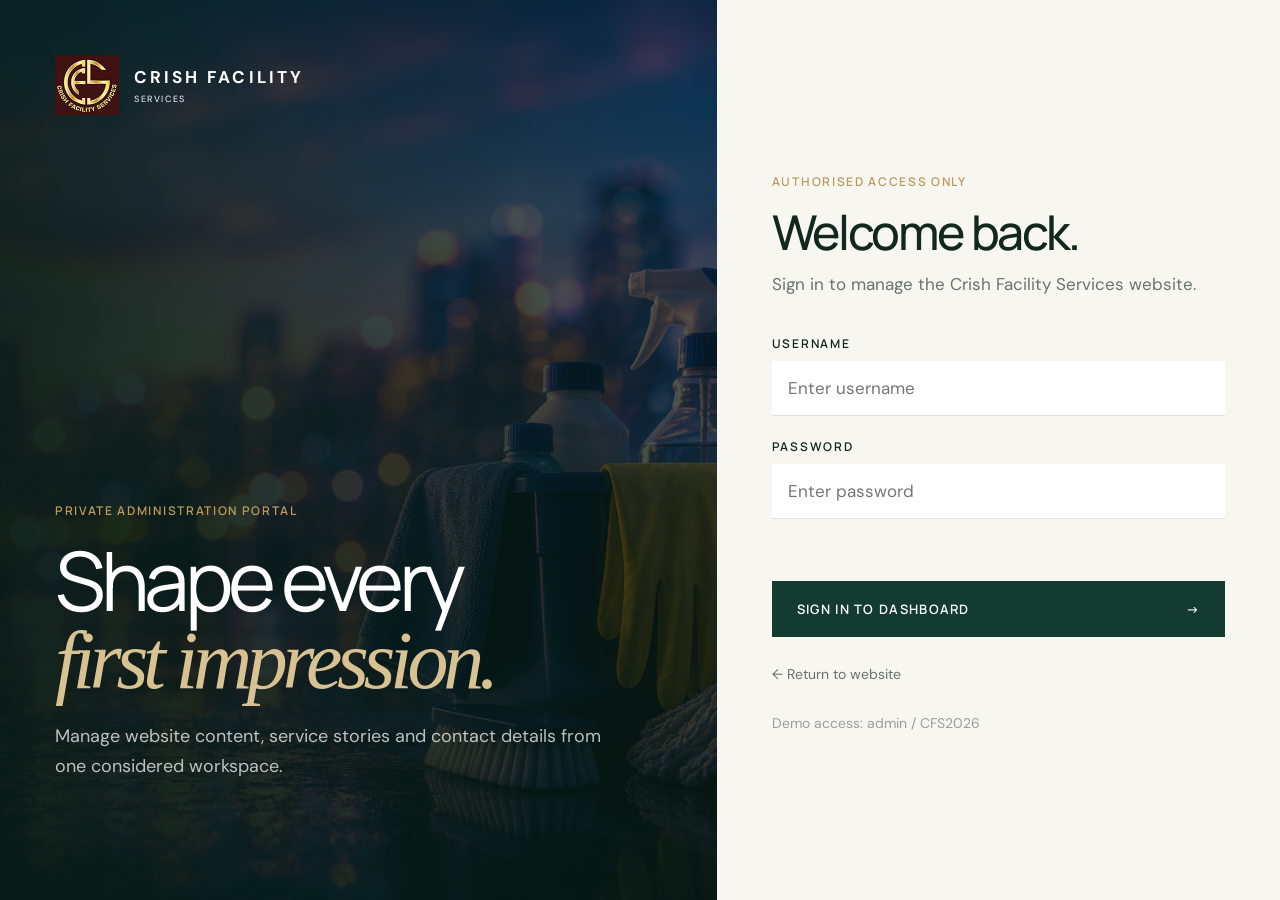
<file: admin.html>
<!doctype html>
<html lang="en">
<head>
  <meta charset="UTF-8"><meta name="viewport" content="width=device-width,initial-scale=1">
  <meta name="robots" content="noindex,nofollow"><title>Admin Portal | Crish Facility Services</title>
  <link rel="preconnect" href="https://fonts.googleapis.com"><link rel="preconnect" href="https://fonts.gstatic.com" crossorigin><link href="https://fonts.googleapis.com/css2?family=DM+Sans:wght@400;500;600&family=Manrope:wght@400;500;600;700&display=swap" rel="stylesheet"><link rel="stylesheet" href="admin.css">
</head>
<body>
  <section class="admin-login" data-login-screen>
    <div class="login-visual"><div class="login-shade"></div><div class="login-brand"><img src="assets/crishfacility-logo.jpg" alt="Crish Facility Services"><span><b>CRISH FACILITY</b><small>SERVICES</small></span></div><div class="login-message"><span>Private administration portal</span><h1>Shape every<br><em>first impression.</em></h1><p>Manage website content, service stories and contact details from one considered workspace.</p></div></div>
    <div class="login-panel"><div class="login-card"><span class="overline">Authorised access only</span><h2>Welcome back.</h2><p>Sign in to manage the Crish Facility Services website.</p><form data-login-form><label><span>Username</span><input required autocomplete="username" name="username" placeholder="Enter username"></label><label><span>Password</span><input required autocomplete="current-password" type="password" name="password" placeholder="Enter password"></label><div class="login-error" data-login-error></div><button type="submit">Sign in to dashboard <span>→</span></button></form><a href="index.html">← Return to website</a><small class="demo-hint">Demo access: admin / CFS2026</small></div></div>
  </section>

  <div class="admin-shell" data-admin-shell hidden>
    <aside class="admin-sidebar" data-sidebar>
      <a class="admin-brand" href="index.html"><img src="assets/crishfacility-logo.jpg" alt=""><span><b>CRISH FACILITY</b><small>Website administration</small></span></a>
      <nav class="admin-nav">
        <span>Workspace</span>
        <button class="active" data-panel-target="overview"><i>⌂</i><b>Overview</b></button>
        <button data-panel-target="carousel"><i>◫</i><b>Hero carousel</b><em data-slide-count>5</em></button>
        <button data-panel-target="reviews"><i>★</i><b>Client reviews</b><em data-review-count>9</em></button>
        <button data-panel-target="catalog"><i>▦</i><b>Services & areas</b><em data-service-count>6</em></button>
        <span>Business</span>
        <button data-panel-target="enquiries"><i>✉</i><b>Quote enquiries</b><em data-enquiry-count>4</em></button>
        <button data-panel-target="applications"><i>✓</i><b>Applications</b><em data-application-count>3</em></button>
        <button data-panel-target="media"><i>▧</i><b>Media library</b><em data-media-count>4</em></button>
        <button data-panel-target="contact"><i>◎</i><b>Contact details</b></button>
        <button data-panel-target="settings"><i>⚙</i><b>Site settings</b></button>
      </nav>
      <div class="sidebar-bottom"><a href="index.html" target="_blank">View live website <span>↗</span></a><button data-logout>Sign out</button></div>
    </aside>

    <main class="admin-main">
      <header class="admin-topbar"><button class="sidebar-toggle" data-sidebar-toggle aria-label="Toggle menu">☰</button><div><span>Crish Facility Services</span><b data-page-title>Dashboard overview</b></div><div class="admin-user"><span>A</span><p><b>Administrator</b><small>Website manager</small></p></div></header>

      <section class="admin-panel active" data-panel="overview">
        <div class="panel-heading"><div><span class="overline">Website command centre</span><h1>Good morning,<br><em>everything is ready.</em></h1></div><a class="outline-button" href="index.html" target="_blank">Preview website ↗</a></div>
        <div class="stat-grid"><article><span>01</span><small>Hero slides</small><strong data-stat-slides>5</strong><p>Active service stories</p></article><article><span>02</span><small>Client reviews</small><strong data-stat-reviews>09</strong><p>Published testimonials</p></article><article><span>03</span><small>Website pages</small><strong>07</strong><p>Published static pages</p></article><article><span>04</span><small>Contact status</small><strong class="status-word">Live</strong><p>Details are connected</p></article></div>
        <div class="overview-grid"><article class="quick-card"><span class="overline">Quick actions</span><h2>What would you like to update?</h2><button data-jump="carousel"><i>01</i><span><b>Manage hero carousel</b><small>Add, edit or remove service slides</small></span><em>→</em></button><button data-jump="reviews"><i>02</i><span><b>Manage client reviews</b><small>Publish, edit or remove testimonials</small></span><em>→</em></button><button data-jump="contact"><i>03</i><span><b>Update contact details</b><small>Phone, email, address and WhatsApp</small></span><em>→</em></button></article><article class="preview-card"><div><span class="overline">Current experience</span><h2>Premium facility care.</h2><p>Your public website is configured for commercial cleaning and gardening services.</p></div><img src="assets/footer-cleaning-city.png" alt="Cleaning services website preview"></article></div>
      </section>

      <section class="admin-panel" data-panel="carousel">
        <div class="panel-heading"><div><span class="overline">Homepage content</span><h1>Hero carousel.</h1><p>Manage the service stories visitors see first.</p></div><button class="primary-button" data-add-slide>+ Add new slide</button></div>
        <div class="carousel-admin-layout"><div class="slide-list" data-slide-list></div><form class="editor-card" data-slide-editor hidden><div class="editor-head"><div><span class="overline">Slide editor</span><h2 data-editor-title>Edit service slide</h2></div><button type="button" data-close-editor>×</button></div><input type="hidden" name="index"><label><span>Service label</span><input required name="kicker" placeholder="Commercial cleaning · Melbourne"></label><label><span>Main heading</span><input required name="title1" placeholder="Immaculate spaces."></label><label><span>Accent heading</span><input required name="title2" placeholder="Ready for business."></label><label><span>Description</span><textarea required name="copy" rows="4"></textarea></label><label><span>Background image URL</span><input required type="url" name="image" placeholder="https://..."></label><div class="two-fields"><label><span>Button text</span><input required name="cta"></label><label><span>Button destination</span><select name="link"><option value="cleaning-services.html">Cleaning services</option><option value="gardening-services.html">Gardening services</option><option value="contact.html">Contact page</option></select></label></div><div class="editor-actions"><button class="primary-button" type="submit">Save slide</button><button class="text-button" type="button" data-close-editor>Cancel</button></div></form></div>
      </section>

      <section class="admin-panel" data-panel="reviews">
        <div class="panel-heading"><div><span class="overline">Social proof</span><h1>Client reviews.</h1><p>Add, edit and curate the testimonials published on the reviews page.</p></div><button class="primary-button" data-add-review>+ Add new review</button></div>
        <div class="carousel-admin-layout"><div class="review-admin-list" data-review-list></div><form class="editor-card" data-review-editor hidden><div class="editor-head"><div><span class="overline">Review editor</span><h2 data-review-editor-title>Edit client review</h2></div><button type="button" data-close-review-editor>×</button></div><input type="hidden" name="index"><label><span>Client name</span><input required name="name" placeholder="Olivia Hart"></label><label><span>Position / role</span><input required name="role" placeholder="Operations Director"></label><label><span>Industry category</span><input required name="category" placeholder="Corporate"></label><label><span>Review</span><textarea required name="quote" rows="6" placeholder="Write the client testimonial..."></textarea></label><label><span>Star rating</span><select name="rating"><option value="5">5 stars — Exceptional</option><option value="4">4 stars — Very good</option><option value="3">3 stars — Good</option><option value="2">2 stars</option><option value="1">1 star</option></select></label><div class="review-photo-field"><span>Client photo</span><p class="field-hint">Use a signed-contract / site photo, or paste an image URL. Leave empty to show initials.</p><div class="review-photo-row"><label class="review-photo-preview" data-review-photo-preview><span>No photo</span></label><div class="review-photo-controls"><input name="photo" placeholder="https://… or upload below"><input type="file" accept="image/*" data-review-photo-upload><button type="button" class="text-button" data-clear-review-photo>Remove photo</button></div></div></div><div class="editor-actions"><button class="primary-button" type="submit">Publish review</button><button class="text-button" type="button" data-close-review-editor>Cancel</button></div></form></div>
      </section>

      <section class="admin-panel" data-panel="catalog">
        <div class="panel-heading"><div><span class="overline">Website catalogue</span><h1>Services & areas.</h1><p>Control the services and Melbourne locations presented to potential clients.</p></div><button class="primary-button" data-add-catalog>+ Add item</button></div>
        <div class="catalog-tabs"><button class="active" data-catalog-tab="services">Services</button><button data-catalog-tab="areas">Areas we serve</button></div>
        <div class="carousel-admin-layout"><div class="catalog-list" data-catalog-list></div><form class="editor-card" data-catalog-editor hidden><div class="editor-head"><div><span class="overline">Catalogue editor</span><h2 data-catalog-title>Edit item</h2></div><button type="button" data-close-catalog>×</button></div><input type="hidden" name="index"><input type="hidden" name="type"><label><span>Name</span><input required name="name"></label><label><span>Category / region</span><input required name="meta"></label><label><span>Description</span><textarea required name="description" rows="5"></textarea></label><label class="catalog-image-field"><span>Image URL</span><input name="image" type="url" placeholder="https://..."></label><label class="catalog-active"><input type="checkbox" name="active" checked><span>Published on website</span></label><div class="editor-actions"><button class="primary-button" type="submit">Save item</button><button class="text-button" type="button" data-close-catalog>Cancel</button></div></form></div>
      </section>

      <section class="admin-panel" data-panel="enquiries">
        <div class="panel-heading"><div><span class="overline">Sales pipeline</span><h1>Quote enquiries.</h1><p>Track new opportunities from first contact through to a confirmed client.</p></div><button class="outline-button" data-export-enquiries>Export CSV ↓</button></div>
        <div class="pipeline-summary"><div><span>New</span><b data-pipeline="New">0</b></div><div><span>Contacted</span><b data-pipeline="Contacted">0</b></div><div><span>Quoted</span><b data-pipeline="Quoted">0</b></div><div><span>Won</span><b data-pipeline="Won">0</b></div></div>
        <div class="manager-toolbar"><input data-enquiry-search placeholder="Search client, company or service..."><select data-enquiry-filter><option value="All">All statuses</option><option>New</option><option>Contacted</option><option>Quoted</option><option>Won</option><option>Lost</option></select></div>
        <div class="business-list" data-enquiry-list></div>
      </section>

      <section class="admin-panel" data-panel="applications">
        <div class="panel-heading"><div><span class="overline">People & compliance</span><h1>Applications.</h1><p>Review contractor and employee registrations in one organised queue.</p></div><a class="outline-button" href="registration.html" target="_blank">View application form ↗</a></div>
        <div class="manager-toolbar"><input data-application-search placeholder="Search applicant or role..."><select data-application-filter><option value="All">All applications</option><option>Pending</option><option>Approved</option><option>Needs documents</option><option>Rejected</option></select></div>
        <div class="business-list" data-application-list></div>
      </section>

      <section class="admin-panel" data-panel="media">
        <div class="panel-heading"><div><span class="overline">Visual assets</span><h1>Media library.</h1><p>Keep reusable website imagery together. Demo uploads remain in this browser.</p></div><label class="primary-button media-upload">+ Upload image<input type="file" accept="image/*" data-media-upload></label></div>
        <div class="media-filter"><button class="active">All assets</button><span data-storage-note>Browser demo storage</span></div><div class="media-grid" data-media-grid></div>
      </section>

      <section class="admin-panel" data-panel="contact">
        <div class="panel-heading"><div><span class="overline">Business information</span><h1>Contact details.</h1><p>Changes update the website footer and contact links in this browser.</p></div></div>
        <form class="settings-card" data-contact-form><div class="settings-intro"><span>01</span><div><h2>Public contact information</h2><p>Keep these details accurate so visitors can reach the right team.</p></div></div><div class="settings-grid"><label><span>Display phone number</span><input required name="phone" value="0435 744 000"></label><label><span>International phone link</span><input required name="phoneLink" value="+61435744000"></label><label><span>Email address</span><input required type="email" name="email" value="info@crishfacilityservices.com.au"></label><label><span>WhatsApp number</span><input required name="whatsapp" value="94766280198"></label><label class="full"><span>Office address</span><input required name="address" value="17 Coronation St, Sunshine North, VIC 3020"></label></div><div class="save-row"><button class="primary-button" type="submit">Save contact details</button><span data-contact-status></span></div></form>
      </section>

      <section class="admin-panel" data-panel="settings">
        <div class="panel-heading"><div><span class="overline">Administration</span><h1>Site settings.</h1><p>Manage local website data and restore the original demo.</p></div></div>
        <div class="settings-card"><div class="settings-intro"><span>01</span><div><h2>Local content storage</h2><p>This HTML/CSS/JS demo saves admin changes only inside this browser. No personal data is uploaded.</p></div></div><div class="danger-zone"><div><b>Restore default website content</b><p>Removes carousel and contact edits saved through this admin demo.</p></div><button data-reset-site>Restore defaults</button></div></div>
      </section>
    </main>
    <div class="admin-toast" data-admin-toast>Changes saved and published locally.</div>
  </div>
  <script src="admin.js"></script>
</body>
</html>
</file>
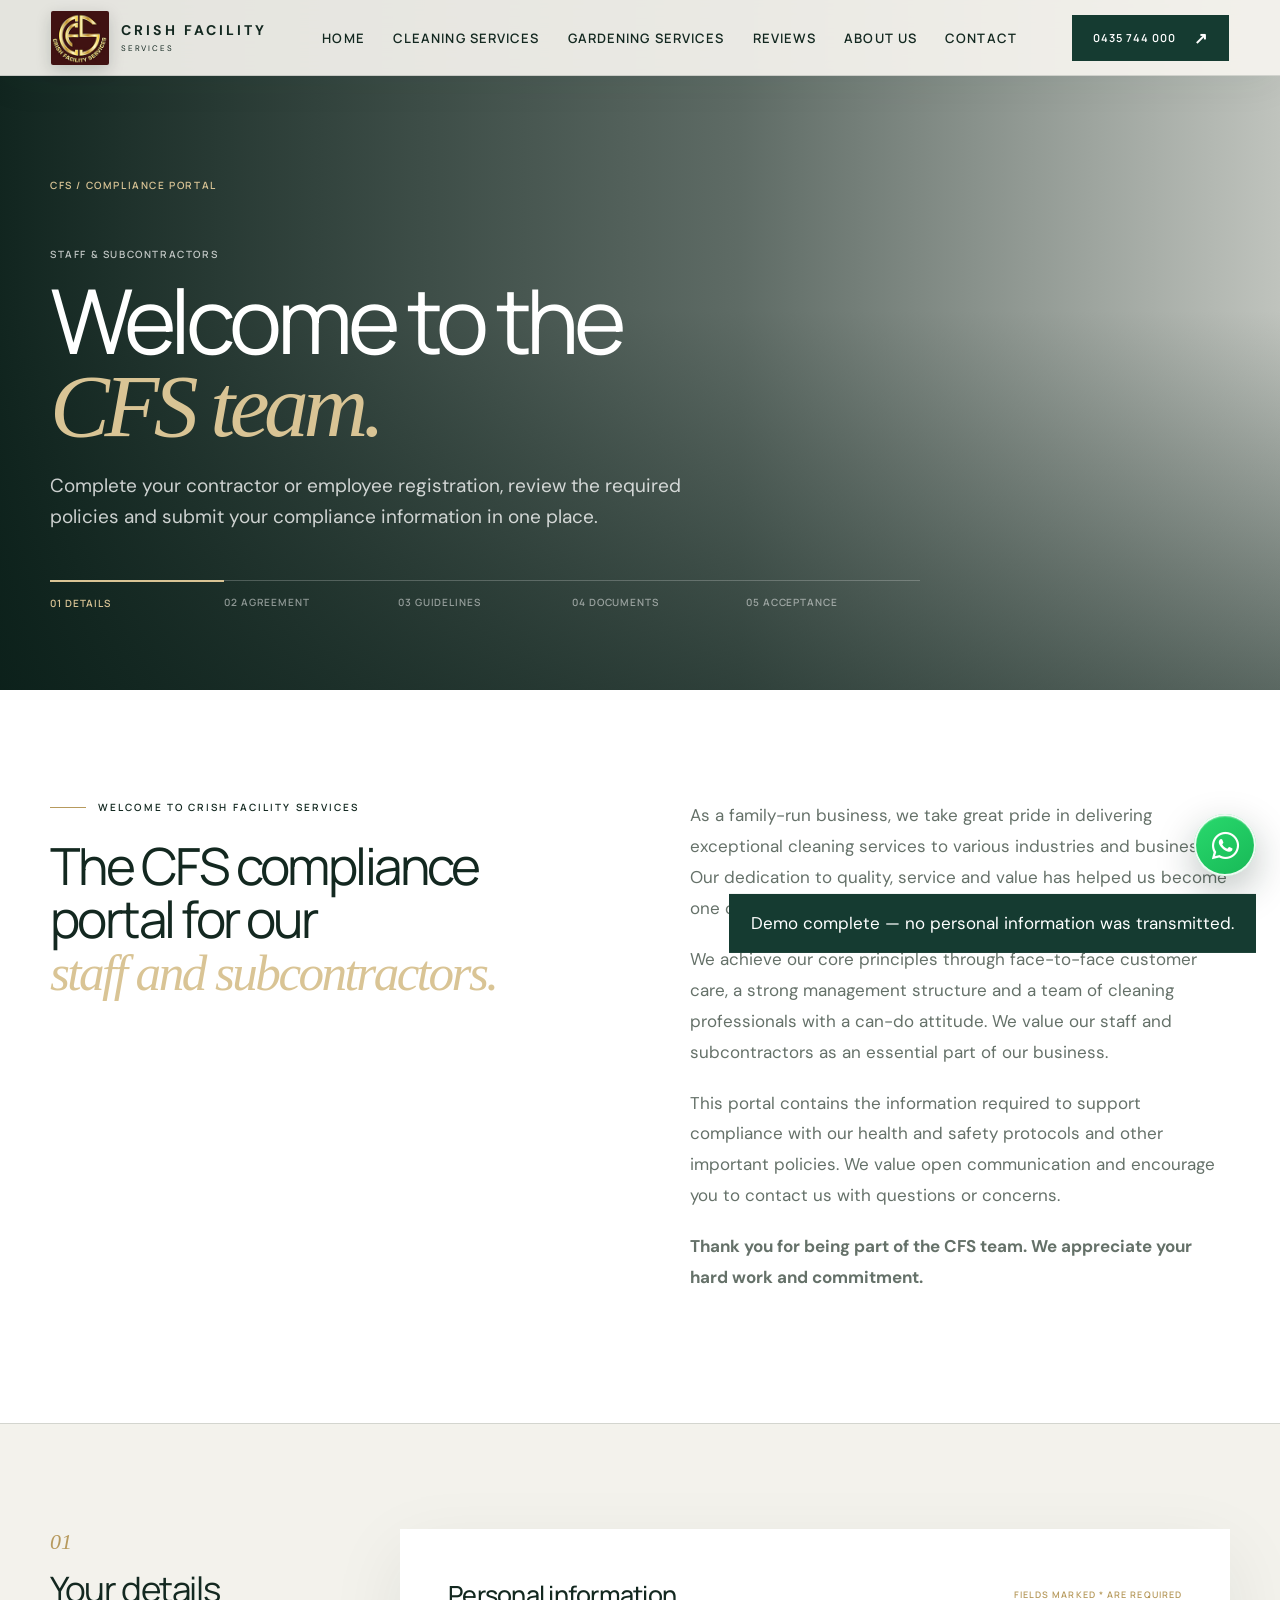
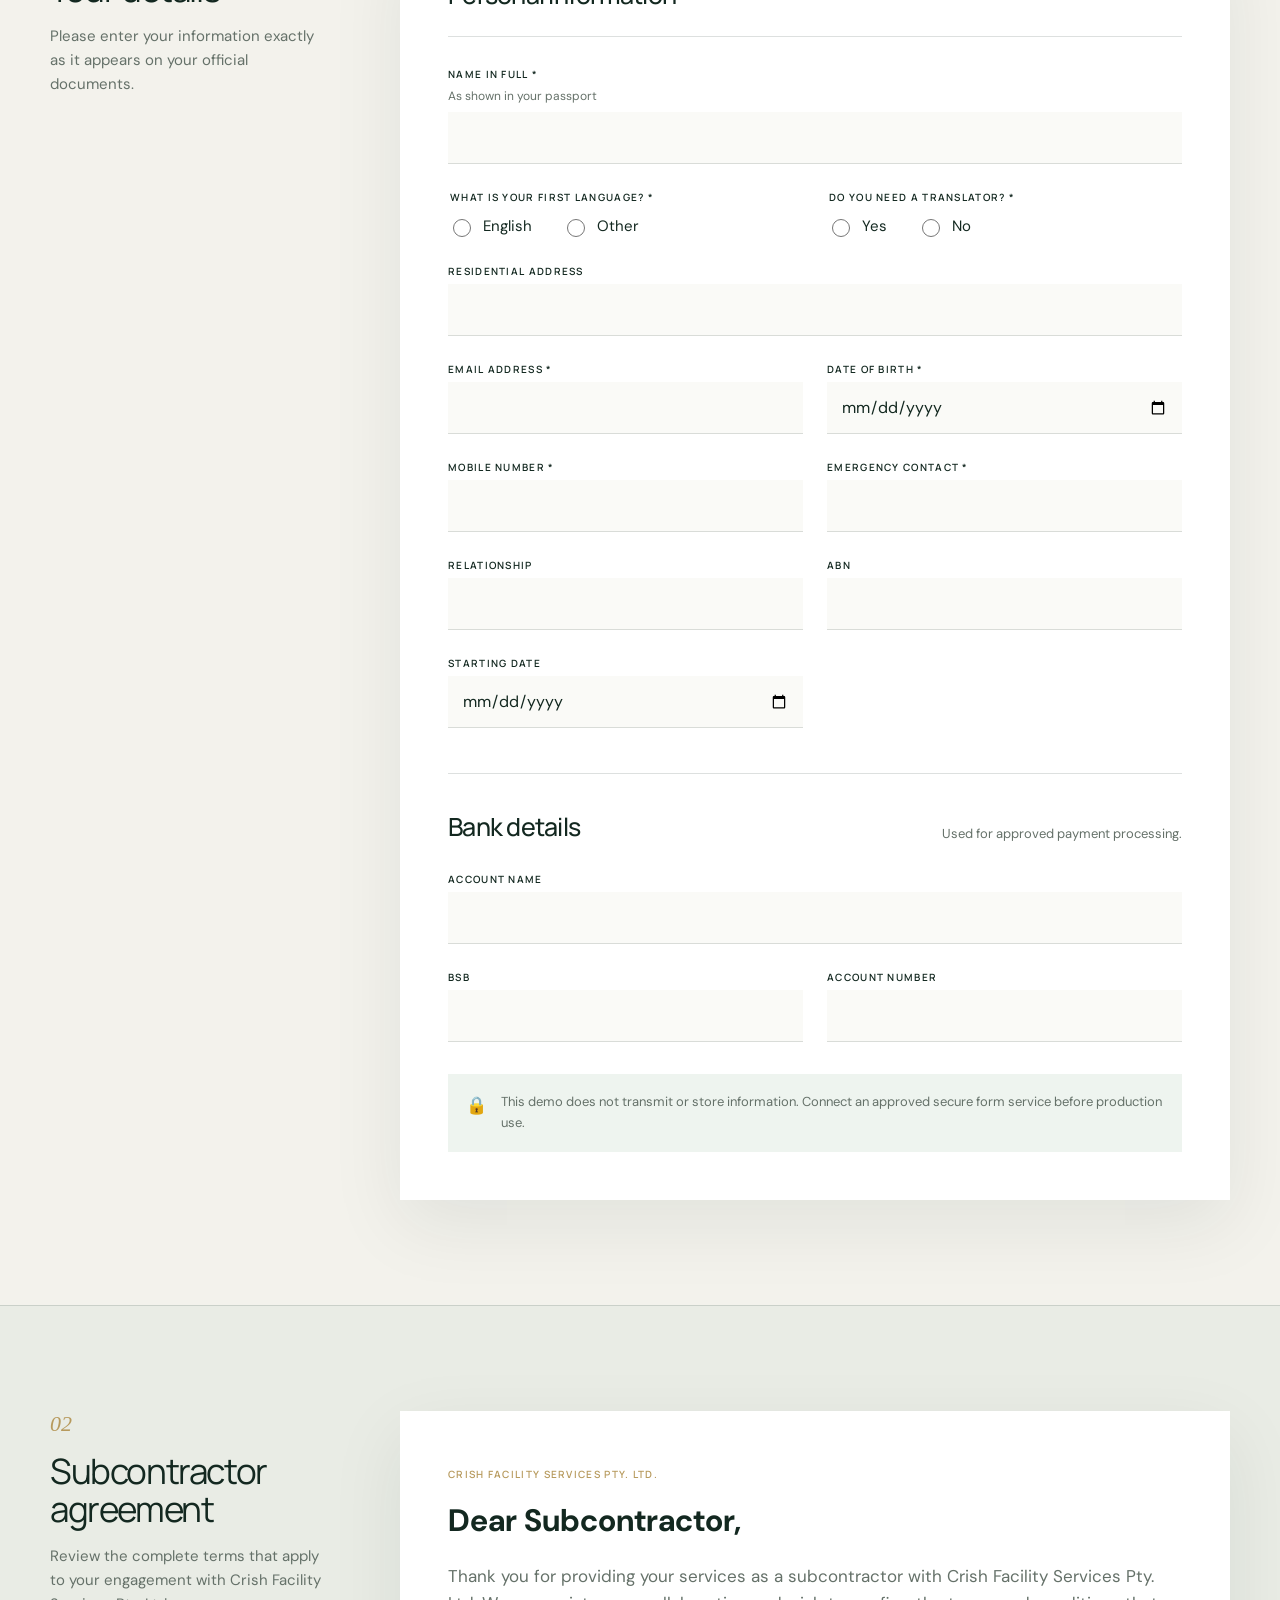
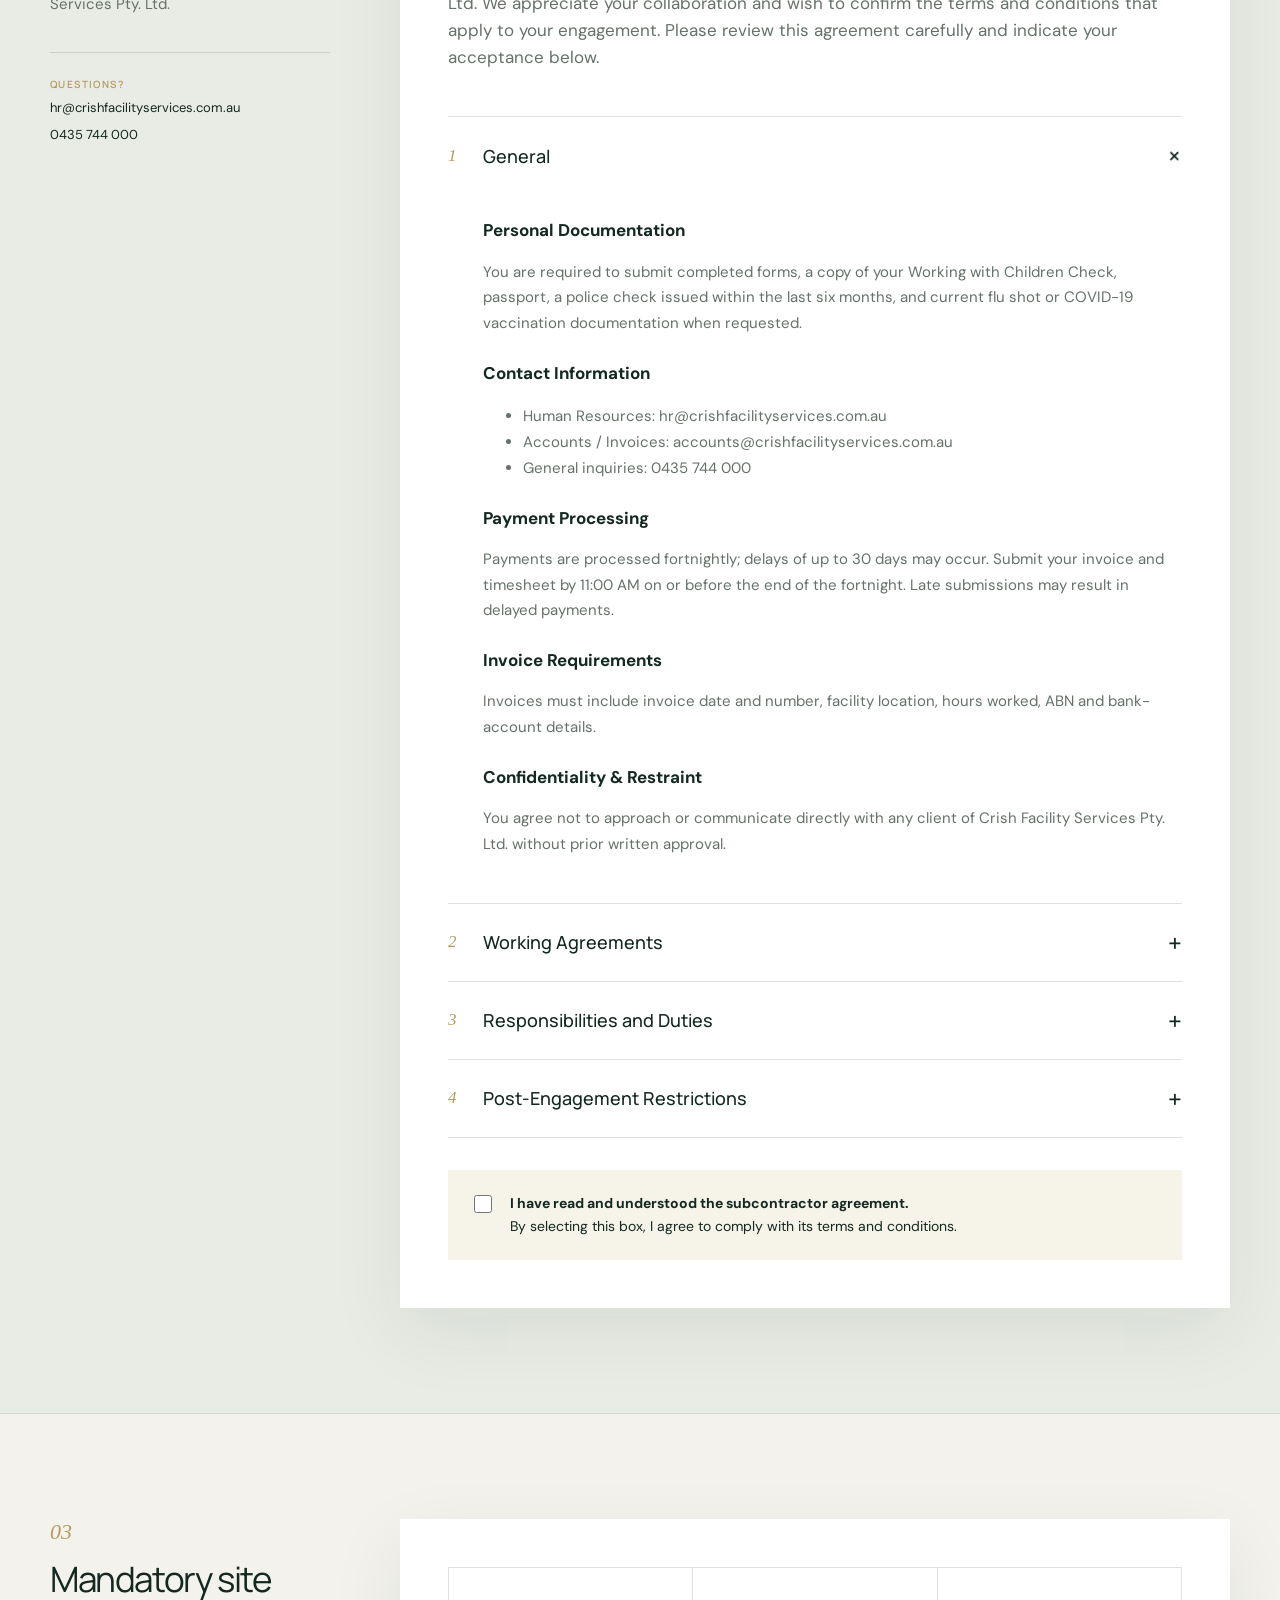
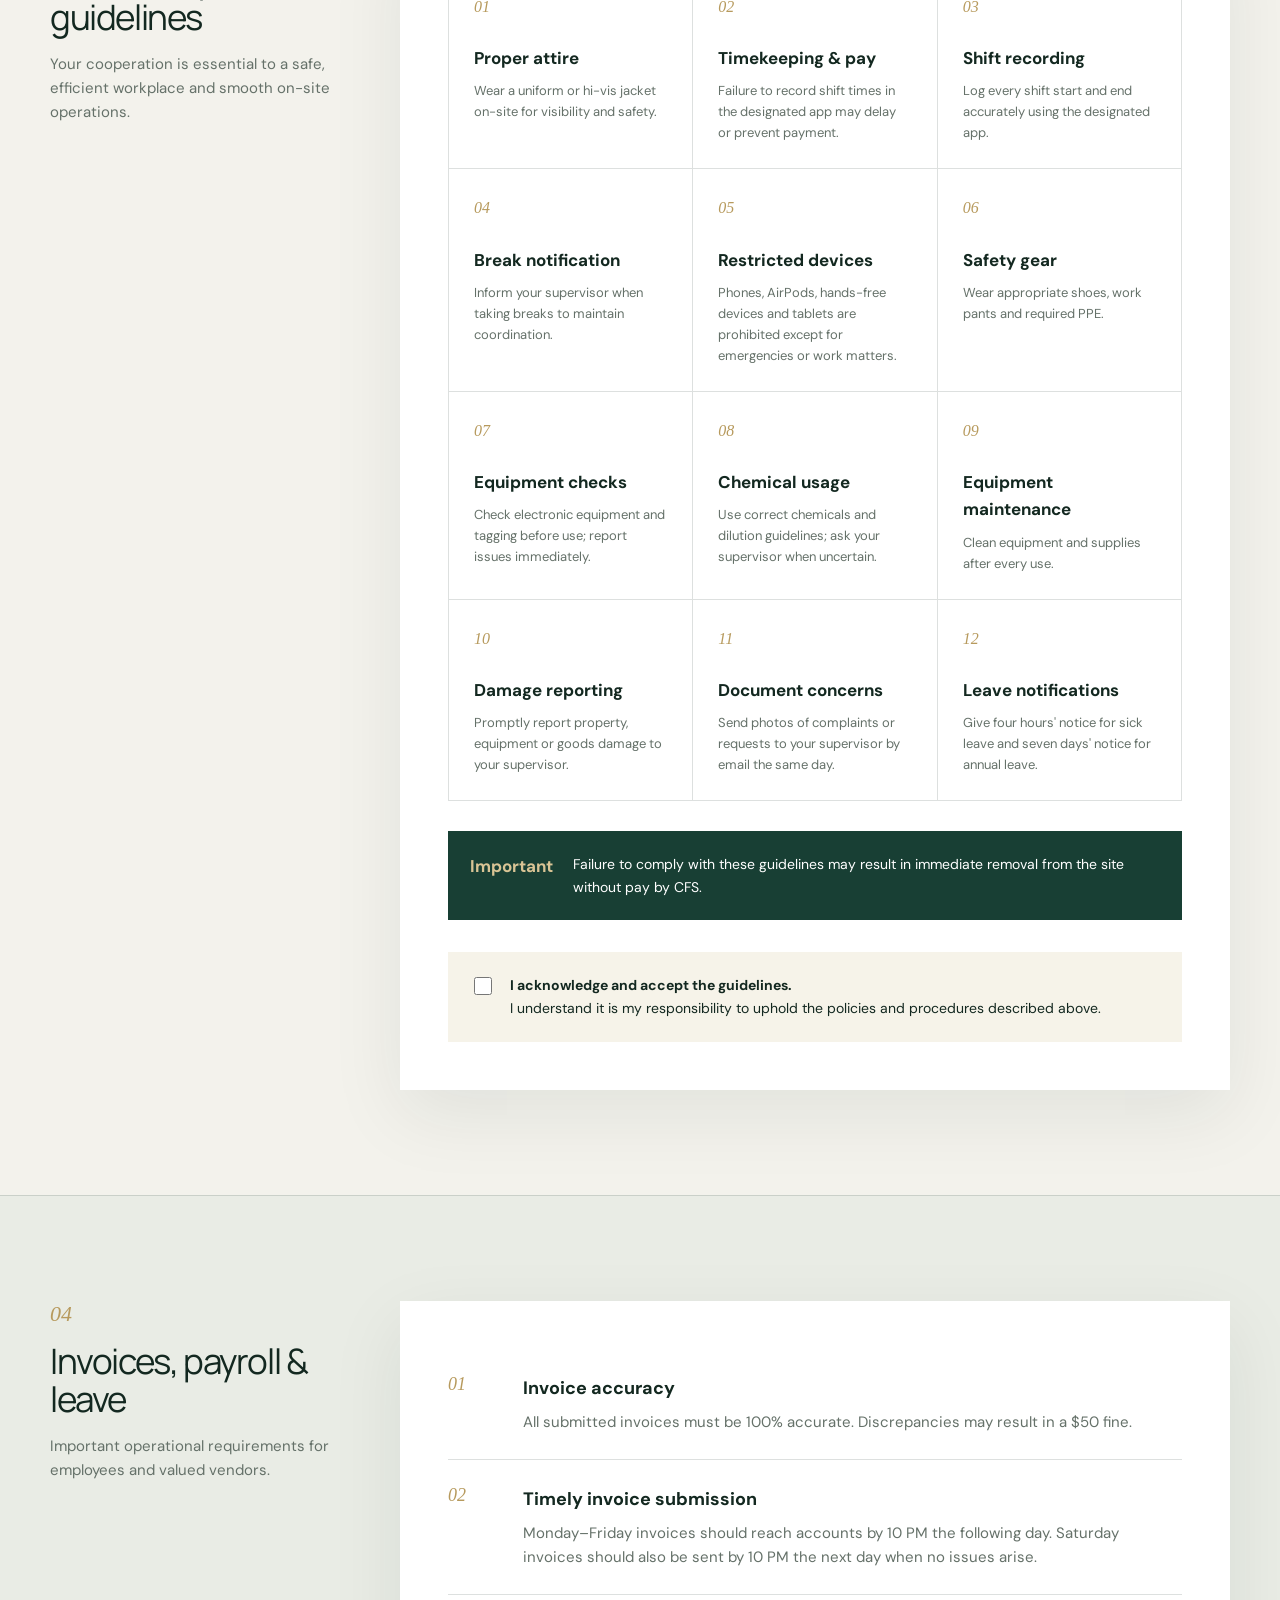
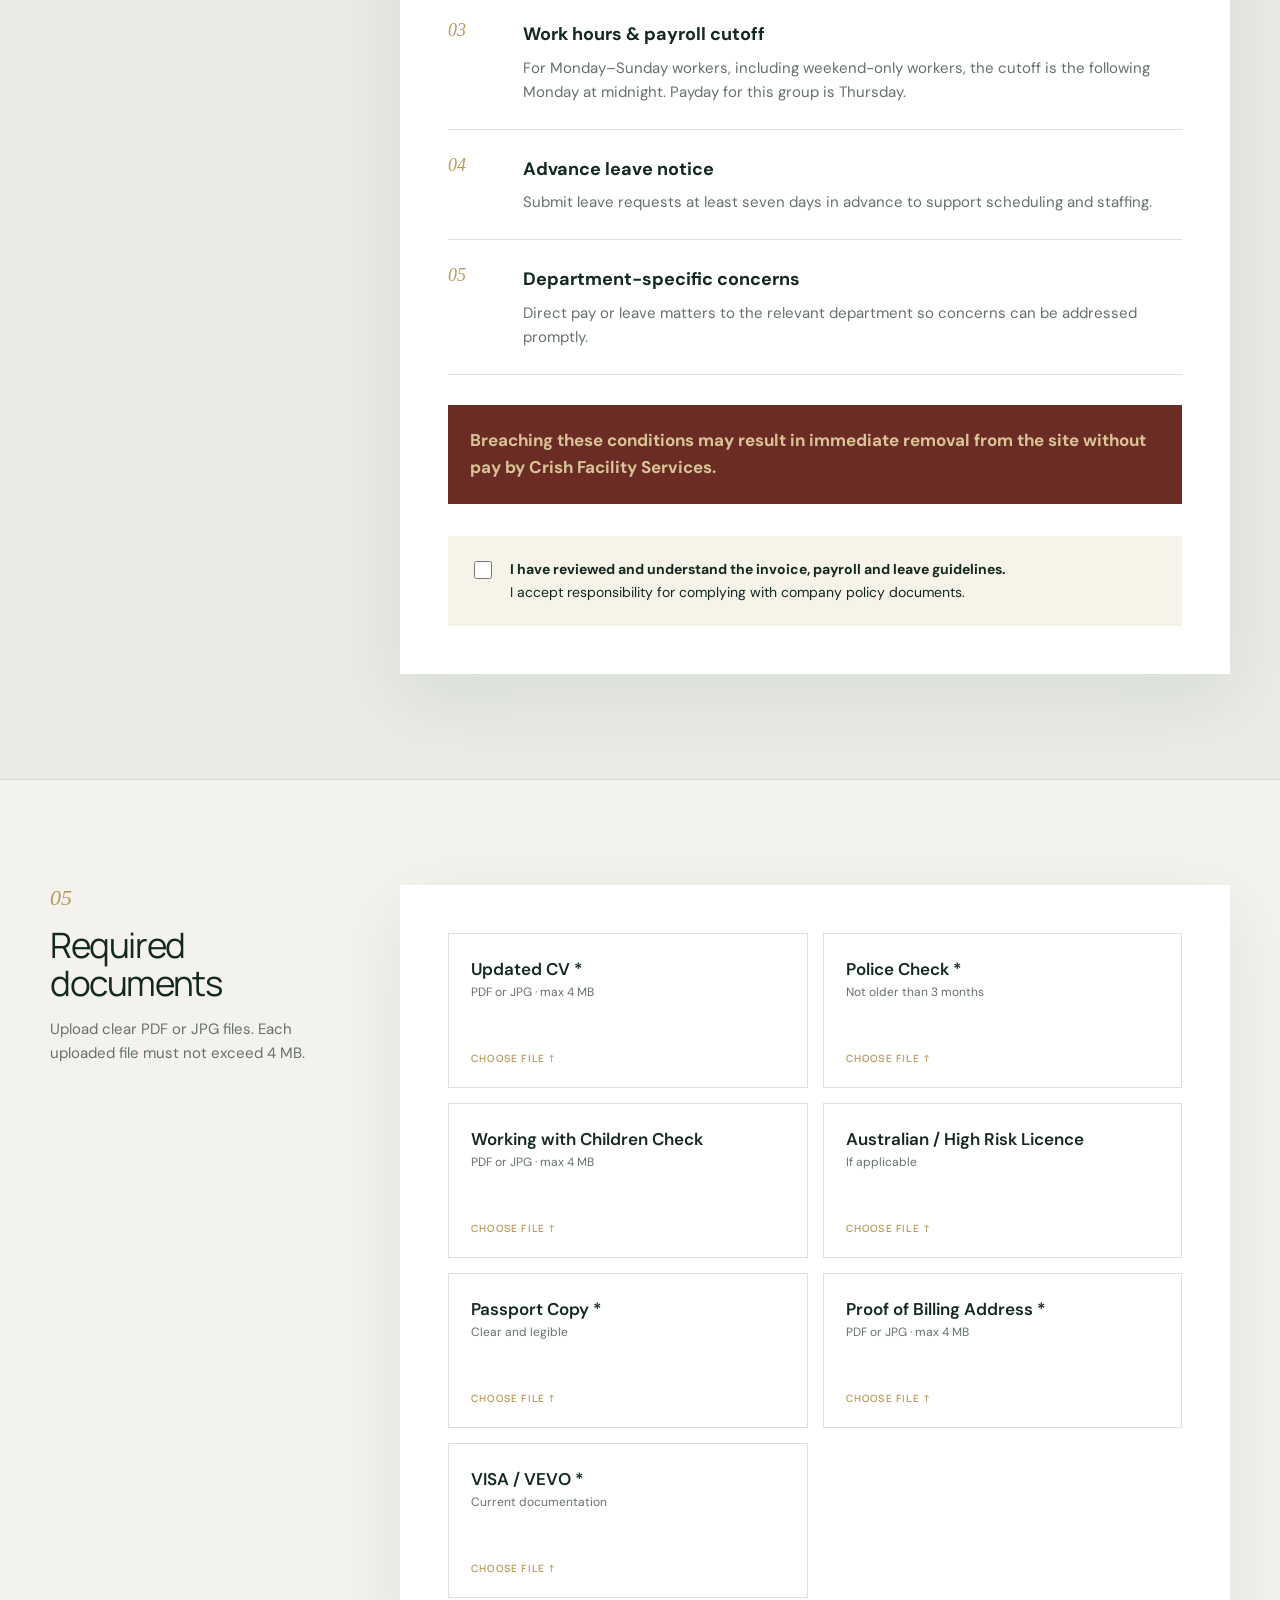
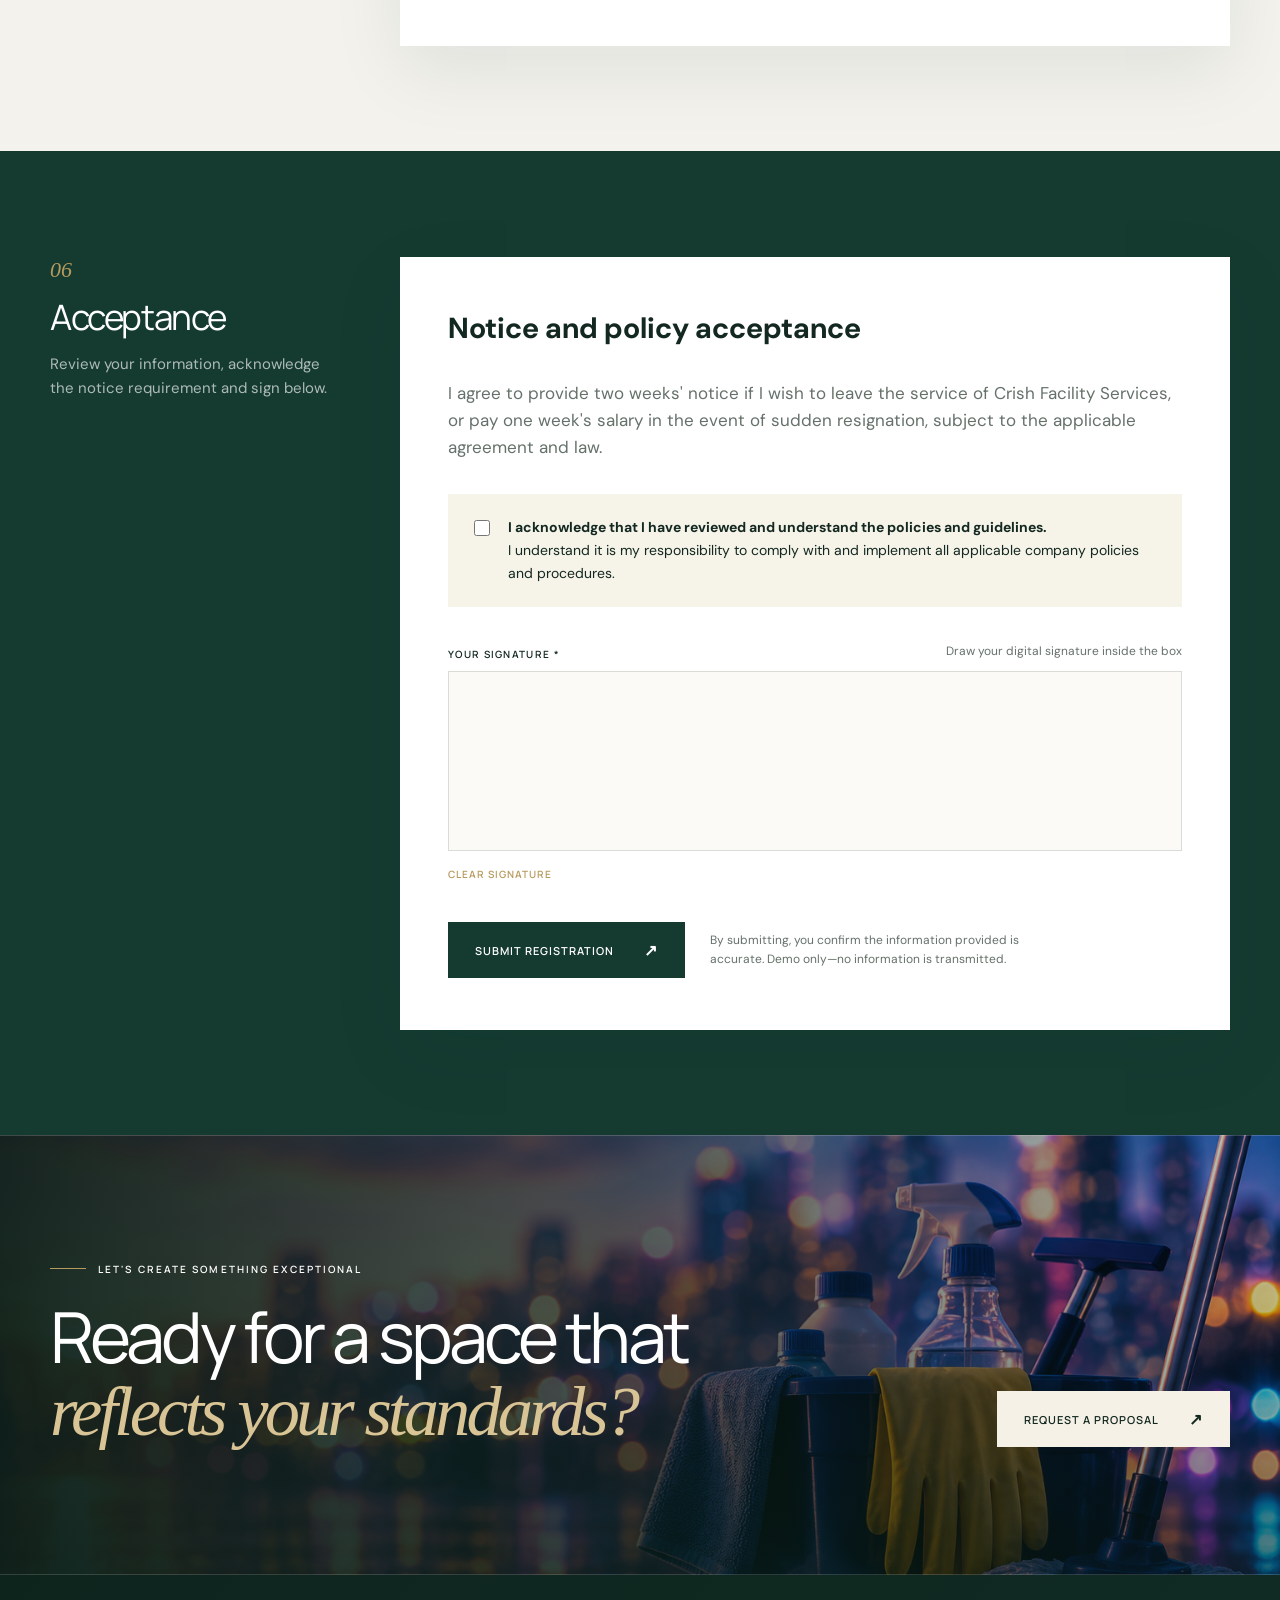
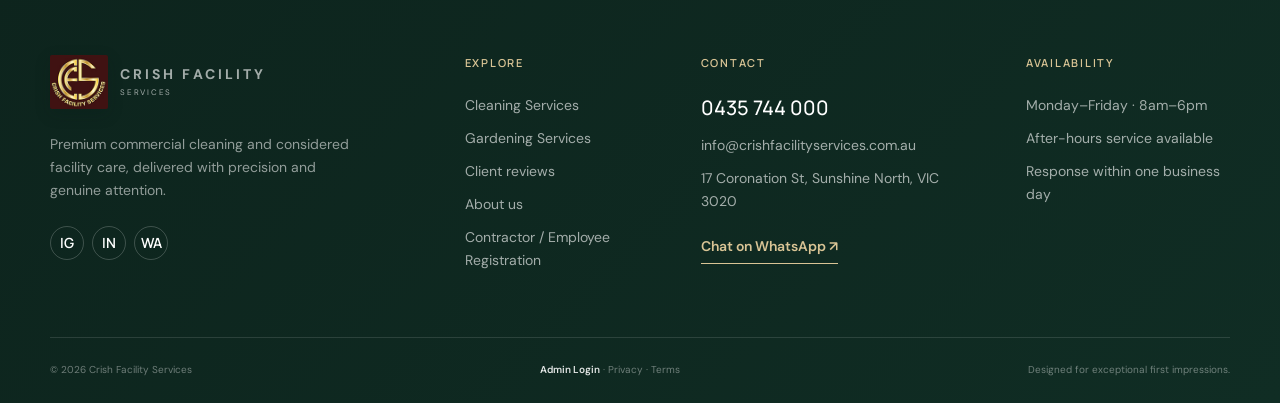
<file: registration.html>
<!doctype html>
<html lang="en">
<head>
  <meta charset="UTF-8"><meta name="viewport" content="width=device-width,initial-scale=1"><meta name="description" content="Crish Facility Services contractor and employee compliance registration portal.">
  <title>Contractor & Employee Registration | Crish Facility Services</title>
  <link rel="preconnect" href="https://fonts.googleapis.com"><link rel="preconnect" href="https://fonts.gstatic.com" crossorigin><link href="https://fonts.googleapis.com/css2?family=DM+Sans:wght@400;500;600&family=Manrope:wght@400;500;600;700&display=swap" rel="stylesheet"><link rel="stylesheet" href="styles.css">
</head>
<body class="portal-page">
  <header class="site-header portal-header inner" data-header><a class="brand" href="index.html"><img class="brand-logo" src="assets/crishfacility-logo.jpg" alt="Crish Facility Services logo"><span class="brand-wordmark"><b>CRISH FACILITY</b><small>SERVICES</small></span></a><button class="menu-toggle" data-menu-toggle aria-label="Open navigation"><span></span><span></span></button><nav class="nav" data-nav><a href="index.html">Home</a><a href="cleaning-services.html">Cleaning Services</a><a href="gardening-services.html">Gardening Services</a><a href="reviews.html">Reviews</a><a href="about.html">About Us</a><a href="contact.html">Contact</a></nav><a class="button button-small header-cta" href="tel:+61435744000">0435 744 000 <span>↗</span></a></header>

  <main>
    <section class="portal-hero"><div class="portal-hero-image"></div><div class="portal-hero-overlay"></div><div class="container portal-hero-content"><span class="breadcrumb">CFS / Compliance portal</span><div class="portal-badge">Staff & subcontractors</div><h1>Welcome to the<br><em>CFS team.</em></h1><p>Complete your contractor or employee registration, review the required policies and submit your compliance information in one place.</p><div class="portal-progress"><span class="active">01 Details</span><span>02 Agreement</span><span>03 Guidelines</span><span>04 Documents</span><span>05 Acceptance</span></div></div></section>

    <section class="portal-welcome"><div class="container portal-welcome-layout"><div><span class="kicker">Welcome to Crish Facility Services</span><h2>The CFS compliance portal for our<br><em>staff and subcontractors.</em></h2></div><div class="portal-welcome-copy"><p>As a family-run business, we take great pride in delivering exceptional cleaning services to various industries and businesses. Our dedication to quality, service and value has helped us become one of Melbourne's leading commercial cleaning providers.</p><p>We achieve our core principles through face-to-face customer care, a strong management structure and a team of cleaning professionals with a can-do attitude. We value our staff and subcontractors as an essential part of our business.</p><p>This portal contains the information required to support compliance with our health and safety protocols and other important policies. We value open communication and encourage you to contact us with questions or concerns.</p><p><strong>Thank you for being part of the CFS team. We appreciate your hard work and commitment.</strong></p></div></div></section>

    <form class="portal-form" data-registration-form>
      <section class="portal-section" id="details"><div class="container portal-section-layout"><aside><span>01</span><h2>Your details</h2><p>Please enter your information exactly as it appears on your official documents.</p></aside><div class="portal-panel"><div class="portal-panel-title"><span>Personal information</span><b>Fields marked * are required</b></div><div class="portal-form-grid"><label class="portal-field full"><span>Name in full *</span><small>As shown in your passport</small><input required name="full_name" autocomplete="name"></label><fieldset class="portal-choice full"><legend>What is your first language? *</legend><label><input type="radio" name="language" value="English" required><span>English</span></label><label><input type="radio" name="language" value="Other"><span>Other</span></label></fieldset><fieldset class="portal-choice full"><legend>Do you need a translator? *</legend><label><input type="radio" name="translator" value="Yes" required><span>Yes</span></label><label><input type="radio" name="translator" value="No"><span>No</span></label></fieldset><label class="portal-field full"><span>Residential address</span><input name="address" autocomplete="street-address"></label><label class="portal-field"><span>Email address *</span><input required type="email" name="email" autocomplete="email"></label><label class="portal-field"><span>Date of birth *</span><input required type="date" name="dob"></label><label class="portal-field"><span>Mobile number *</span><input required type="tel" name="mobile" autocomplete="tel"></label><label class="portal-field"><span>Emergency contact *</span><input required name="emergency_contact"></label><label class="portal-field"><span>Relationship</span><input name="relationship"></label><label class="portal-field"><span>ABN</span><input name="abn" inputmode="numeric"></label><label class="portal-field"><span>Starting date</span><input type="date" name="starting_date"></label></div><div class="portal-subheading"><span>Bank details</span><p>Used for approved payment processing.</p></div><div class="portal-form-grid"><label class="portal-field full"><span>Account name</span><input name="account_name"></label><label class="portal-field"><span>BSB</span><input name="bsb" inputmode="numeric"></label><label class="portal-field"><span>Account number</span><input name="account_number" inputmode="numeric"></label></div><div class="privacy-note"><span>🔒</span><p>This demo does not transmit or store information. Connect an approved secure form service before production use.</p></div></div></div></section>

      <section class="portal-section portal-section-alt" id="agreement"><div class="container portal-section-layout"><aside><span>02</span><h2>Subcontractor agreement</h2><p>Review the complete terms that apply to your engagement with Crish Facility Services Pty. Ltd.</p><div class="portal-contact-box"><b>Questions?</b><a href="mailto:hr@crishfacilityservices.com.au">hr@crishfacilityservices.com.au</a><a href="tel:+61435744000">0435 744 000</a></div></aside><div class="portal-panel agreement-panel"><div class="agreement-intro"><span>Crish Facility Services Pty. Ltd.</span><h3>Dear Subcontractor,</h3><p>Thank you for providing your services as a subcontractor with Crish Facility Services Pty. Ltd. We appreciate your collaboration and wish to confirm the terms and conditions that apply to your engagement. Please review this agreement carefully and indicate your acceptance below.</p></div>
        <details open><summary><span>1</span>General<i>+</i></summary><div class="agreement-body"><h4>Personal Documentation</h4><p>You are required to submit completed forms, a copy of your Working with Children Check, passport, a police check issued within the last six months, and current flu shot or COVID-19 vaccination documentation when requested.</p><h4>Contact Information</h4><ul><li>Human Resources: hr@crishfacilityservices.com.au</li><li>Accounts / Invoices: accounts@crishfacilityservices.com.au</li><li>General inquiries: 0435 744 000</li></ul><h4>Payment Processing</h4><p>Payments are processed fortnightly; delays of up to 30 days may occur. Submit your invoice and timesheet by 11:00 AM on or before the end of the fortnight. Late submissions may result in delayed payments.</p><h4>Invoice Requirements</h4><p>Invoices must include invoice date and number, facility location, hours worked, ABN and bank-account details.</p><h4>Confidentiality & Restraint</h4><p>You agree not to approach or communicate directly with any client of Crish Facility Services Pty. Ltd. without prior written approval.</p></div></details>
        <details><summary><span>2</span>Working Agreements<i>+</i></summary><div class="agreement-body"><h4>Attendance and Communication</h4><p>Notify your supervisor at least four hours before your shift if you cannot attend. Advise in advance if you expect to be late or leave early. Follow work instructions only when issued by authorised CFS personnel and do not discuss work matters with third parties.</p><h4>Shift Responsibilities</h4><p>You are responsible for your allocated shifts. Do not send another person without notifying your supervisor. Arrive 5–10 minutes before your scheduled start and remain until the shift ends, even when tasks finish early.</p><h4>Notice of Resignation</h4><p>Provide at least two weeks' notice. Failure to do so may result in non-payment for one week.</p><h4>Personal Protective Equipment</h4><p>Appropriate PPE, including gloves and face masks, must be worn while performing duties.</p><h4>Non-Reemployment Clause</h4><p>After resignation or termination, you agree not to reapply or subcontract with Crish Facility Services Pty. Ltd. or its affiliates for six months.</p></div></details>
        <details><summary><span>3</span>Responsibilities and Duties<i>+</i></summary><div class="agreement-body"><h4>Commitment and Reputation</h4><p>Perform your duties faithfully, diligently and in the best interests of CFS. Maintain and protect the company's professional reputation.</p><h4>Legal Compliance and Conflict of Interest</h4><p>Comply with lawful and reasonable directions and relevant laws. Avoid real or perceived conflicts of interest.</p><h4>Site Security and Cleanliness</h4><ul><li>Secure gates, doors and windows before leaving.</li><li>Turn off taps, lights and specified appliances.</li><li>Activate or deactivate alarms as required.</li><li>Protect occupants, materials, assets, indoor plants, aquariums and all property.</li></ul><h4>Safety and Reporting</h4><p>Immediately report safety concerns or incidents to your Site/Area Supervisor, Client Relationship Manager or the CFS after-hours contact.</p></div></details>
        <details><summary><span>4</span>Post-Engagement Restrictions<i>+</i></summary><div class="agreement-body"><h4>Non-Disparagement</h4><p>During and after engagement, you agree not to make defamatory, false or disparaging remarks about CFS, its employees, directors, contractors, clients or operations in written, verbal, electronic or social-media communication.</p><h4>Client Solicitation</h4><p>For 24 months after engagement ends, you agree not to directly or indirectly engage, solicit or provide services to a CFS client with whom you had direct or indirect contact, including attempts to divert, take over or accept contracts independently or through another business.</p><h4>Breach and Penalty</h4><p>A breach may result in a contractual penalty of up to AUD $25,000, without limiting additional legal remedies including damages and injunctive relief.</p></div></details>
        <label class="portal-ack"><input required type="checkbox" name="agreement_accept"><span><b>I have read and understood the subcontractor agreement.</b> By selecting this box, I agree to comply with its terms and conditions.</span></label>
      </div></div></section>

      <section class="portal-section" id="guidelines"><div class="container portal-section-layout"><aside><span>03</span><h2>Mandatory site guidelines</h2><p>Your cooperation is essential to a safe, efficient workplace and smooth on-site operations.</p></aside><div class="portal-panel"><div class="guidelines-grid"><article><span>01</span><h3>Proper attire</h3><p>Wear a uniform or hi-vis jacket on-site for visibility and safety.</p></article><article><span>02</span><h3>Timekeeping & pay</h3><p>Failure to record shift times in the designated app may delay or prevent payment.</p></article><article><span>03</span><h3>Shift recording</h3><p>Log every shift start and end accurately using the designated app.</p></article><article><span>04</span><h3>Break notification</h3><p>Inform your supervisor when taking breaks to maintain coordination.</p></article><article><span>05</span><h3>Restricted devices</h3><p>Phones, AirPods, hands-free devices and tablets are prohibited except for emergencies or work matters.</p></article><article><span>06</span><h3>Safety gear</h3><p>Wear appropriate shoes, work pants and required PPE.</p></article><article><span>07</span><h3>Equipment checks</h3><p>Check electronic equipment and tagging before use; report issues immediately.</p></article><article><span>08</span><h3>Chemical usage</h3><p>Use correct chemicals and dilution guidelines; ask your supervisor when uncertain.</p></article><article><span>09</span><h3>Equipment maintenance</h3><p>Clean equipment and supplies after every use.</p></article><article><span>10</span><h3>Damage reporting</h3><p>Promptly report property, equipment or goods damage to your supervisor.</p></article><article><span>11</span><h3>Document concerns</h3><p>Send photos of complaints or requests to your supervisor by email the same day.</p></article><article><span>12</span><h3>Leave notifications</h3><p>Give four hours' notice for sick leave and seven days' notice for annual leave.</p></article></div><div class="portal-warning"><strong>Important</strong><p>Failure to comply with these guidelines may result in immediate removal from the site without pay by CFS.</p></div><label class="portal-ack"><input required type="checkbox" name="guidelines_accept"><span><b>I acknowledge and accept the guidelines.</b> I understand it is my responsibility to uphold the policies and procedures described above.</span></label></div></div></section>

      <section class="portal-section portal-section-alt" id="payroll"><div class="container portal-section-layout"><aside><span>04</span><h2>Invoices, payroll & leave</h2><p>Important operational requirements for employees and valued vendors.</p></aside><div class="portal-panel payroll-panel"><div class="payroll-list"><article><span>01</span><div><h3>Invoice accuracy</h3><p>All submitted invoices must be 100% accurate. Discrepancies may result in a $50 fine.</p></div></article><article><span>02</span><div><h3>Timely invoice submission</h3><p>Monday–Friday invoices should reach accounts by 10 PM the following day. Saturday invoices should also be sent by 10 PM the next day when no issues arise.</p></div></article><article><span>03</span><div><h3>Work hours & payroll cutoff</h3><p>For Monday–Sunday workers, including weekend-only workers, the cutoff is the following Monday at midnight. Payday for this group is Thursday.</p></div></article><article><span>04</span><div><h3>Advance leave notice</h3><p>Submit leave requests at least seven days in advance to support scheduling and staffing.</p></div></article><article><span>05</span><div><h3>Department-specific concerns</h3><p>Direct pay or leave matters to the relevant department so concerns can be addressed promptly.</p></div></article></div><div class="portal-warning severe"><strong>Breaching these conditions may result in immediate removal from the site without pay by Crish Facility Services.</strong></div><label class="portal-ack"><input required type="checkbox" name="payroll_accept"><span><b>I have reviewed and understand the invoice, payroll and leave guidelines.</b> I accept responsibility for complying with company policy documents.</span></label></div></div></section>

      <section class="portal-section" id="documents"><div class="container portal-section-layout"><aside><span>05</span><h2>Required documents</h2><p>Upload clear PDF or JPG files. Each uploaded file must not exceed 4 MB.</p></aside><div class="portal-panel"><div class="upload-grid"><label><span>Updated CV *</span><small>PDF or JPG · max 4 MB</small><input type="file" accept=".pdf,.jpg,.jpeg" required><b>Choose file ↑</b></label><label><span>Police Check *</span><small>Not older than 3 months</small><input type="file" accept=".pdf,.jpg,.jpeg" required><b>Choose file ↑</b></label><label><span>Working with Children Check</span><small>PDF or JPG · max 4 MB</small><input type="file" accept=".pdf,.jpg,.jpeg"><b>Choose file ↑</b></label><label><span>Australian / High Risk Licence</span><small>If applicable</small><input type="file" accept=".pdf,.jpg,.jpeg"><b>Choose file ↑</b></label><label><span>Passport Copy *</span><small>Clear and legible</small><input type="file" accept=".pdf,.jpg,.jpeg" required><b>Choose file ↑</b></label><label><span>Proof of Billing Address *</span><small>PDF or JPG · max 4 MB</small><input type="file" accept=".pdf,.jpg,.jpeg" required><b>Choose file ↑</b></label><label><span>VISA / VEVO *</span><small>Current documentation</small><input type="file" accept=".pdf,.jpg,.jpeg" required><b>Choose file ↑</b></label></div></div></div></section>

      <section class="portal-section portal-submit-section" id="acceptance"><div class="container portal-section-layout"><aside><span>06</span><h2>Acceptance</h2><p>Review your information, acknowledge the notice requirement and sign below.</p></aside><div class="portal-panel"><div class="acceptance-copy"><h3>Notice and policy acceptance</h3><p>I agree to provide two weeks' notice if I wish to leave the service of Crish Facility Services, or pay one week's salary in the event of sudden resignation, subject to the applicable agreement and law.</p></div><label class="portal-ack"><input required type="checkbox" name="final_accept"><span><b>I acknowledge that I have reviewed and understand the policies and guidelines.</b> I understand it is my responsibility to comply with and implement all applicable company policies and procedures.</span></label><div class="signature-wrap"><div><span>Your signature *</span><small>Draw your digital signature inside the box</small></div><canvas width="900" height="210" data-signature aria-label="Digital signature area"></canvas><button type="button" data-signature-clear>Clear signature</button></div><div class="portal-submit-row"><button class="button" type="submit">Submit registration <span>↗</span></button><p>By submitting, you confirm the information provided is accurate. Demo only—no information is transmitted.</p></div></div></div></section>
    </form>
  </main>
  <div class="toast registration-toast">Demo complete — no personal information was transmitted.</div>
  <footer class="footer"><div class="footer-image-band"><div class="container footer-invite"><div><span class="kicker">Let's create something exceptional</span><h2>Ready for a space that<br><em>reflects your standards?</em></h2></div><a class="button footer-quote-button" href="contact.html">Request a proposal <span>↗</span></a></div></div><div class="footer-main"><div class="container footer-top"><div class="footer-brand"><a class="brand brand-light" href="index.html"><img class="brand-logo" src="assets/crishfacility-logo.jpg" alt="Crish Facility Services logo"><span class="brand-wordmark"><b>CRISH FACILITY</b><small>SERVICES</small></span></a><p>Premium commercial cleaning and considered facility care, delivered with precision and genuine attention.</p><div class="footer-social"><a href="#" aria-label="Instagram">IG</a><a href="#" aria-label="LinkedIn">IN</a><a href="https://wa.me/94766280198" target="_blank" rel="noopener" aria-label="WhatsApp">WA</a></div></div><div><b>Explore</b><a href="cleaning-services.html">Cleaning Services</a><a href="gardening-services.html">Gardening Services</a><a href="reviews.html">Client reviews</a><a href="about.html">About us</a><a href="registration.html">Contractor / Employee Registration</a></div><div><b>Contact</b><a class="footer-contact-link" href="tel:+61435744000">0435 744 000</a><a href="mailto:info@crishfacilityservices.com.au">info@crishfacilityservices.com.au</a><span>17 Coronation St, Sunshine North, VIC 3020</span><a class="footer-whatsapp-link" href="https://wa.me/94766280198" target="_blank" rel="noopener">Chat on WhatsApp ↗</a></div><div><b>Availability</b><span>Monday–Friday · 8am–6pm</span><span>After-hours service available</span><span>Response within one business day</span></div></div><div class="container footer-bottom"><span>© 2026 Crish Facility Services</span><span><a href="admin.html" class="admin-login-link">Admin Login</a> · Privacy · Terms</span><span>Designed for exceptional first impressions.</span></div></div></footer><script type="module" src="script.js"></script>
</body></html>
</file>
<file: admin.css>
:root{--ink:#12271f;--green:#143b30;--green2:#1e4b3e;--gold:#b99b5e;--ivory:#f4f2eb;--muted:#68736d;--line:rgba(18,39,31,.13);--sans:'Manrope',sans-serif;--body:'DM Sans',sans-serif;--serif:Georgia,serif}*{box-sizing:border-box}body{margin:0;background:#f1f1ec;color:var(--ink);font-family:var(--body)}button,input,textarea,select{font:inherit}button{cursor:pointer}.admin-login{min-height:100vh;display:grid;grid-template-columns:1.12fr .88fr}.login-visual{position:relative;min-height:100vh;padding:55px;display:flex;flex-direction:column;justify-content:space-between;color:#fff;background:url('assets/footer-cleaning-city.png') center/cover}.login-shade{position:absolute;inset:0;background:linear-gradient(90deg,rgba(7,27,21,.93),rgba(7,27,21,.62)),linear-gradient(0deg,rgba(7,27,21,.6),transparent)}.login-brand,.login-message{position:relative;z-index:1}.login-brand{display:flex;align-items:center;gap:15px}.login-brand img{width:64px;height:60px;object-fit:cover}.login-brand b,.login-brand small{display:block;letter-spacing:.18em}.login-brand small{font-size:9px;margin-top:5px}.login-message{max-width:690px;padding-bottom:5vh}.login-message>span,.overline{font:600 10px var(--sans);letter-spacing:.18em;text-transform:uppercase;color:var(--gold)}.login-message h1{font:400 clamp(55px,6.4vw,100px)/.94 var(--sans);letter-spacing:-.065em;margin:22px 0}.login-message h1 em,.panel-heading h1 em{font-family:var(--serif);font-weight:400;color:#d8c291}.login-message p{max-width:570px;font-size:18px;line-height:1.7;color:rgba(255,255,255,.72)}.login-panel{display:grid;place-items:center;padding:55px;background:#f7f6f1}.login-card{width:min(460px,100%)}.login-card h2{font:500 48px/1 var(--sans);letter-spacing:-.05em;margin:17px 0}.login-card>p{color:var(--muted);font-size:16px;margin-bottom:40px}.login-card form{display:grid;gap:22px}.login-card label,.editor-card label,.settings-card label{display:grid;gap:9px}.login-card label span,.editor-card label>span,.settings-card label>span{font:600 10px var(--sans);letter-spacing:.13em;text-transform:uppercase}.login-card input,.editor-card input,.editor-card textarea,.editor-card select,.settings-card input{width:100%;border:0;border-bottom:1px solid var(--line);background:#fff;padding:16px;font-size:16px;outline:0}.login-card input:focus,.editor-card input:focus,.editor-card textarea:focus,.settings-card input:focus{border-color:var(--gold)}.login-card form button,.primary-button{border:1px solid var(--green);background:var(--green);color:#fff;min-height:58px;padding:0 24px;display:flex;align-items:center;justify-content:space-between;font:600 11px var(--sans);letter-spacing:.1em;text-transform:uppercase}.login-card>a{display:inline-block;margin-top:28px;color:var(--muted);text-decoration:none;font-size:13px}.demo-hint{display:block;margin-top:30px;color:#9a9f9b}.login-error{min-height:18px;color:#a13b31;font-size:13px}.admin-shell{min-height:100vh}.admin-shell[hidden]{display:none}.admin-sidebar{position:fixed;inset:0 auto 0 0;width:310px;padding:34px 27px;background:linear-gradient(160deg,#102c24,#0c211b);color:#fff;z-index:20;display:flex;flex-direction:column}.admin-brand{display:flex;align-items:center;gap:14px;color:#fff;text-decoration:none;padding:0 9px 35px;border-bottom:1px solid rgba(255,255,255,.12)}.admin-brand img{width:57px;height:53px;object-fit:cover}.admin-brand b,.admin-brand small{display:block}.admin-brand b{font:600 13px var(--sans);letter-spacing:.16em}.admin-brand small{font-size:9px;color:rgba(255,255,255,.54);margin-top:6px}.admin-nav{display:flex;flex-direction:column;gap:13px;padding-top:38px}.admin-nav>span{font:600 9px var(--sans);letter-spacing:.16em;text-transform:uppercase;color:#d8c291;margin:0 14px 9px}.admin-nav button{display:grid;grid-template-columns:30px 1fr auto;align-items:center;text-align:left;gap:13px;min-height:61px;padding:0 15px;border:1px solid transparent;background:transparent;color:rgba(255,255,255,.68);border-radius:3px;font-size:16px}.admin-nav button i{font-style:normal;color:#d8c291}.admin-nav button b{font-weight:500}.admin-nav button em{font-style:normal;font-size:10px;background:rgba(255,255,255,.1);padding:4px 7px;border-radius:20px}.admin-nav button:hover,.admin-nav button.active{background:rgba(255,255,255,.09);color:#fff;border-color:rgba(255,255,255,.1)}.sidebar-bottom{margin-top:auto;display:grid;gap:10px;padding:25px 10px 0;border-top:1px solid rgba(255,255,255,.12)}.sidebar-bottom a,.sidebar-bottom button{color:rgba(255,255,255,.72);background:none;border:0;text-align:left;text-decoration:none;font-size:13px;padding:7px 0}.sidebar-bottom a{display:flex;justify-content:space-between}.admin-main{margin-left:310px;min-height:100vh}.admin-topbar{height:96px;padding:0 4vw;display:flex;align-items:center;border-bottom:1px solid var(--line);background:rgba(247,246,241,.9);backdrop-filter:blur(15px);position:sticky;top:0;z-index:15}.admin-topbar>div:first-of-type span,.admin-topbar>div:first-of-type b{display:block}.admin-topbar>div:first-of-type span{font-size:10px;color:var(--muted);text-transform:uppercase;letter-spacing:.12em}.admin-topbar>div:first-of-type b{font-size:17px;margin-top:4px}.admin-user{margin-left:auto;display:flex;align-items:center;gap:11px}.admin-user>span{width:42px;height:42px;display:grid;place-items:center;border-radius:50%;background:var(--green);color:#fff}.admin-user p{margin:0}.admin-user b,.admin-user small{display:block}.admin-user b{font-size:13px}.admin-user small{font-size:10px;color:var(--muted)}.sidebar-toggle{display:none}.admin-panel{display:none;padding:65px 4vw 100px}.admin-panel.active{display:block}.panel-heading{display:flex;justify-content:space-between;align-items:end;gap:40px;margin-bottom:50px}.panel-heading h1{font:400 clamp(48px,5vw,78px)/.98 var(--sans);letter-spacing:-.06em;margin:15px 0 0}.panel-heading p{font-size:17px;color:var(--muted)}.outline-button{padding:16px 22px;border:1px solid var(--line);color:var(--ink);text-decoration:none;font:600 10px var(--sans);letter-spacing:.1em;text-transform:uppercase}.stat-grid{display:grid;grid-template-columns:repeat(3,1fr);background:#fff}.stat-grid article{position:relative;min-height:230px;padding:30px;border-right:1px solid var(--line)}.stat-grid article:last-child{border:0}.stat-grid article>span{font:italic 17px var(--serif);color:var(--gold)}.stat-grid small{display:block;margin-top:40px;font:600 10px var(--sans);letter-spacing:.14em;text-transform:uppercase;color:var(--muted)}.stat-grid strong{font:500 58px var(--sans);letter-spacing:-.05em}.stat-grid p{margin:0;color:var(--muted);font-size:13px}.status-word{color:#2d795f}.overview-grid{display:grid;grid-template-columns:1fr 1fr;gap:22px;margin-top:22px}.quick-card,.preview-card,.settings-card,.editor-card{background:#fff;padding:38px}.quick-card h2,.preview-card h2,.settings-card h2{font:500 30px var(--sans);letter-spacing:-.04em}.quick-card>button{width:100%;display:grid;grid-template-columns:40px 1fr auto;align-items:center;gap:18px;border:0;border-top:1px solid var(--line);background:none;padding:22px 0;text-align:left}.quick-card>button i{font:italic 16px var(--serif);color:var(--gold)}.quick-card>button b,.quick-card>button small{display:block}.quick-card>button b{font-size:16px}.quick-card>button small{color:var(--muted);margin-top:4px}.preview-card{position:relative;min-height:420px;overflow:hidden;color:#fff;display:flex;align-items:end}.preview-card img{position:absolute;inset:0;width:100%;height:100%;object-fit:cover}.preview-card:after{content:'';position:absolute;inset:0;background:linear-gradient(0deg,rgba(8,29,23,.92),rgba(8,29,23,.08))}.preview-card>div{position:relative;z-index:1}.preview-card p{color:rgba(255,255,255,.7);max-width:430px}.carousel-admin-layout{display:grid;grid-template-columns:minmax(420px,1fr) minmax(430px,.85fr);gap:24px;align-items:start}.slide-list{display:grid;gap:14px}.slide-admin-card{display:grid;grid-template-columns:150px 1fr auto;gap:22px;align-items:center;background:#fff;padding:14px}.slide-admin-card img{width:150px;height:105px;object-fit:cover}.slide-admin-card small,.slide-admin-card b{display:block}.slide-admin-card small{font:600 9px var(--sans);letter-spacing:.13em;text-transform:uppercase;color:var(--gold)}.slide-admin-card b{font-size:20px;margin:8px 0}.slide-admin-card p{margin:0;color:var(--muted);font-size:12px;line-height:1.5}.slide-actions{display:grid;gap:8px}.slide-actions button{border:1px solid var(--line);background:none;padding:9px 12px;font-size:11px}.slide-actions .delete{color:#9c3f36}.editor-card{position:sticky;top:120px}.editor-card[hidden]{display:none}.editor-head{display:flex;align-items:start;justify-content:space-between;margin-bottom:28px}.editor-head h2{font-size:27px;margin:7px 0}.editor-head button{border:0;background:none;font-size:27px}.editor-card{display:grid;gap:18px}.editor-card textarea{resize:vertical}.two-fields,.settings-grid{display:grid;grid-template-columns:1fr 1fr;gap:22px}.editor-actions,.save-row{display:flex;align-items:center;gap:18px;margin-top:15px}.text-button{border:0;background:none;color:var(--muted)}.settings-card{max-width:1050px}.settings-intro{display:grid;grid-template-columns:45px 1fr;gap:18px;padding-bottom:30px;margin-bottom:30px;border-bottom:1px solid var(--line)}.settings-intro>span{font:italic 18px var(--serif);color:var(--gold)}.settings-intro h2{margin:0 0 5px}.settings-intro p{margin:0;color:var(--muted)}.settings-grid .full{grid-column:1/-1}.save-row>span{color:#2d795f;font-size:13px}.danger-zone{display:flex;align-items:center;justify-content:space-between;gap:30px;padding:25px;background:#faf2ef;border:1px solid #ead6cf}.danger-zone b{font-size:17px}.danger-zone p{margin:5px 0;color:var(--muted);font-size:13px}.danger-zone button{border:1px solid #9c3f36;color:#9c3f36;background:transparent;padding:13px 17px}.admin-toast{position:fixed;right:28px;bottom:28px;z-index:50;padding:16px 22px;background:var(--green);color:#fff;transform:translateY(120px);opacity:0;transition:.35s;font-size:13px}.admin-toast.show{transform:none;opacity:1}@media(max-width:1100px){.admin-sidebar{width:270px}.admin-main{margin-left:270px}.carousel-admin-layout{grid-template-columns:1fr}.editor-card{position:static}.overview-grid{grid-template-columns:1fr}}@media(max-width:760px){.admin-login{grid-template-columns:1fr}.login-visual{min-height:420px;padding:28px}.login-message h1{font-size:52px}.login-panel{padding:55px 25px}.admin-sidebar{transform:translateX(-100%);transition:.35s;width:min(320px,90vw)}.admin-sidebar.open{transform:none}.admin-main{margin-left:0}.admin-topbar{height:78px;padding:0 20px}.sidebar-toggle{display:block;border:0;background:none;font-size:22px;margin-right:15px}.admin-user p{display:none}.admin-panel{padding:45px 20px 80px}.panel-heading{align-items:flex-start;flex-direction:column}.panel-heading h1{font-size:49px}.stat-grid,.overview-grid,.settings-grid,.two-fields{grid-template-columns:1fr}.stat-grid article{border-right:0;border-bottom:1px solid var(--line)}.carousel-admin-layout{display:block}.slide-list{margin-bottom:20px}.slide-admin-card{grid-template-columns:95px 1fr}.slide-admin-card img{width:95px;height:90px}.slide-actions{grid-column:1/-1;grid-template-columns:1fr 1fr}.quick-card,.preview-card,.settings-card,.editor-card{padding:26px}.settings-grid .full{grid-column:auto}.danger-zone{align-items:flex-start;flex-direction:column}}
/* Explicit screen-state control prevents login and dashboard layouts overlapping. */
[hidden]{display:none!important}
.stat-grid{grid-template-columns:repeat(4,1fr)}
.review-admin-list{display:grid;gap:14px}
.review-admin-card{display:grid;grid-template-columns:64px 1fr auto;gap:21px;align-items:start;background:#fff;padding:25px}
.review-admin-avatar{width:58px;height:58px;border-radius:50%;display:grid;place-items:center;background:var(--green);color:#fff;font:600 14px var(--sans);letter-spacing:.08em;overflow:hidden;flex-shrink:0}
.review-admin-avatar.has-photo{padding:0;background:transparent}
.review-admin-avatar img{width:100%;height:100%;object-fit:cover}
.review-photo-field{display:grid;gap:10px;margin-top:4px}
.review-photo-field>span{font:600 10px var(--sans);letter-spacing:.12em;text-transform:uppercase;color:var(--gold)}
.field-hint{margin:0;font-size:12px;color:var(--muted)}
.review-photo-row{display:grid;grid-template-columns:84px 1fr;gap:16px;align-items:center}
.review-photo-preview{width:84px;height:84px;border-radius:50%;border:1px dashed rgba(19,40,32,.25);display:grid;place-items:center;overflow:hidden;background:#f3f1ea;color:var(--muted);font-size:11px;text-align:center;padding:8px}
.review-photo-preview.has-photo{border-style:solid;border-color:rgba(19,40,32,.12)}
.review-photo-preview img{width:100%;height:100%;object-fit:cover}
.review-photo-controls{display:grid;gap:10px}
.review-photo-controls input[type="file"]{font-size:12px}
.review-admin-card small,.review-admin-card b,.review-admin-card em{display:block}
.review-admin-card small{font:600 9px var(--sans);letter-spacing:.13em;text-transform:uppercase;color:var(--gold)}
.review-admin-card b{font-size:20px;margin-top:8px}.review-admin-card em{font-style:normal;color:var(--muted);font-size:12px;margin-top:2px}
.review-admin-card p{font:400 17px/1.62 var(--body);color:var(--ink);margin:18px 0 0}
@media(max-width:1200px){.stat-grid{grid-template-columns:repeat(2,1fr)}.stat-grid article:nth-child(2){border-right:0}}
@media(max-width:760px){.stat-grid{grid-template-columns:1fr}.review-admin-card{grid-template-columns:50px 1fr;padding:20px}.review-admin-avatar{width:48px;height:48px}.review-admin-card .slide-actions{grid-column:1/-1}.review-admin-card p{font-size:15px}}
.admin-nav{overflow-y:auto;scrollbar-width:none}.admin-nav::-webkit-scrollbar{display:none}.admin-nav>span:not(:first-child){margin-top:16px}.admin-sidebar{padding-bottom:22px}.sidebar-bottom{position:relative;background:#0d271f}
.catalog-tabs{display:flex;gap:8px;margin:-20px 0 28px}.catalog-tabs button,.media-filter button{border:1px solid var(--line);background:#fff;padding:13px 20px;color:var(--muted)}.catalog-tabs button.active,.media-filter button.active{background:var(--green);border-color:var(--green);color:#fff}.catalog-list{display:grid;gap:14px}.catalog-card{display:grid;grid-template-columns:125px 1fr auto;gap:22px;align-items:center;background:#fff;padding:16px}.catalog-card>img{width:125px;height:100px;object-fit:cover}.catalog-card small,.catalog-card b{display:block}.catalog-card small{font:600 9px var(--sans);letter-spacing:.13em;text-transform:uppercase;color:var(--gold)}.catalog-card b{font-size:21px;margin:7px 0}.catalog-card p{font-size:13px;color:var(--muted);margin:0}.publish-state{display:inline-block;margin-top:10px;padding:4px 9px;border-radius:15px;font-size:9px;text-transform:uppercase;letter-spacing:.08em}.publish-state.live{background:#e2f0e8;color:#286c53}.publish-state.draft{background:#eee;color:#777}.catalog-active{display:flex!important;grid-template-columns:20px 1fr;align-items:center}.catalog-active input{width:18px!important;height:18px}.pipeline-summary{display:grid;grid-template-columns:repeat(4,1fr);background:#fff;margin-bottom:22px}.pipeline-summary>div{padding:24px 28px;border-right:1px solid var(--line)}.pipeline-summary span,.pipeline-summary b{display:block}.pipeline-summary span{font:600 9px var(--sans);letter-spacing:.13em;text-transform:uppercase;color:var(--muted)}.pipeline-summary b{font:500 39px var(--sans);margin-top:4px}.manager-toolbar{display:flex;gap:15px;margin-bottom:20px}.manager-toolbar input,.manager-toolbar select{border:1px solid var(--line);background:#fff;min-height:52px;padding:0 16px;color:var(--ink)}.manager-toolbar input{flex:1}.manager-toolbar select{min-width:190px}.business-list{display:grid;gap:10px}.business-record{display:grid;grid-template-columns:80px 1.2fr repeat(3,1fr) 135px 90px;gap:20px;align-items:center;background:#fff;padding:20px 22px;border-left:3px solid transparent;transition:.25s}.business-record:hover{border-left-color:var(--gold);box-shadow:0 12px 35px rgba(16,48,39,.06)}.record-id{font:600 10px var(--sans);letter-spacing:.1em;color:var(--gold)}.business-record b,.business-record small{display:block}.business-record b{font-size:13px}.business-record small{font-size:10px;color:var(--muted);margin-bottom:4px}.record-primary b{font-size:16px}.record-status{border:0;padding:10px;border-radius:2px;font-size:11px;background:#eef0ed}.record-status.new,.record-status.pending{background:#f7ebcf;color:#8a6313}.record-status.contacted,.record-status.needs-documents{background:#e2eaf5;color:#385f8b}.record-status.quoted{background:#ece3f5;color:#68448d}.record-status.won,.record-status.approved{background:#dff0e7;color:#286c53}.record-status.lost,.record-status.rejected{background:#f4e1dd;color:#963f35}.record-actions{display:flex;gap:6px}.record-actions a,.record-view{border:1px solid var(--line);padding:7px;color:var(--ink);text-decoration:none;background:none;font-size:10px}.application-record{grid-template-columns:80px 1.2fr 1.1fr .7fr .8fr 145px 70px}.media-upload{position:relative;cursor:pointer}.media-upload input{position:absolute;opacity:0;pointer-events:none}.media-filter{display:flex;align-items:center;justify-content:space-between;margin-bottom:25px}.media-filter span{font-size:11px;color:var(--muted)}.media-grid{display:grid;grid-template-columns:repeat(3,1fr);gap:18px}.media-grid article{background:#fff;padding:12px}.media-grid img{width:100%;height:210px;object-fit:cover}.media-grid article>div:not(.media-actions){padding:18px 8px 12px}.media-grid small,.media-grid b{display:block}.media-grid small{font:600 9px var(--sans);letter-spacing:.13em;text-transform:uppercase;color:var(--gold)}.media-grid b{font-size:16px;margin-top:6px}.media-actions{display:flex;border-top:1px solid var(--line)}.media-actions button{flex:1;border:0;background:none;padding:11px;font-size:10px}.media-actions button+button{border-left:1px solid var(--line);color:#963f35}
@media(max-width:1300px){.business-record,.application-record{grid-template-columns:70px 1.3fr 1fr 1fr 130px}.business-record>div:nth-of-type(3),.business-record>div:nth-of-type(4){display:none}.record-actions,.record-view{grid-column:auto}.media-grid{grid-template-columns:1fr 1fr}}
@media(max-width:760px){.catalog-card{grid-template-columns:85px 1fr}.catalog-card>img{width:85px;height:80px}.catalog-card .slide-actions{grid-column:1/-1;grid-template-columns:repeat(3,1fr)}.pipeline-summary{grid-template-columns:1fr 1fr}.pipeline-summary>div:nth-child(2){border-right:0}.manager-toolbar{flex-direction:column}.manager-toolbar select{width:100%}.business-record,.application-record{grid-template-columns:1fr 1fr;gap:14px}.business-record .record-id{grid-column:1/-1}.business-record>div{display:block!important}.record-status{width:100%}.record-actions{justify-content:flex-end}.media-grid{grid-template-columns:1fr}.media-grid img{height:240px}}

/* Larger admin typography for readability */
body{font-size:17px}
.overline,.login-message>span,.login-card label span,.editor-card label>span,.settings-card label>span,.review-photo-field>span{font-size:12px!important;letter-spacing:.14em}
.admin-brand b{font-size:15px}
.admin-brand small{font-size:11px}
.admin-nav>span{font-size:11px}
.admin-nav button{font-size:18px;min-height:64px}
.admin-nav button em{font-size:12px}
.sidebar-bottom a,.sidebar-bottom button{font-size:15px}
.admin-topbar>div:first-of-type span{font-size:12px}
.admin-topbar>div:first-of-type b{font-size:20px}
.admin-user b{font-size:15px}
.admin-user small{font-size:12px}
.panel-heading p{font-size:19px}
.outline-button,.login-card form button,.primary-button{font-size:13px;min-height:56px}
.stat-grid small{font-size:12px}
.stat-grid p{font-size:15px}
.quick-card>button b{font-size:18px}
.quick-card>button small{font-size:14px}
.slide-admin-card small,.catalog-card small,.review-admin-card small,.media-grid small,.pipeline-summary span,.record-id{font-size:11px!important}
.slide-admin-card b{font-size:23px}
.slide-admin-card p{font-size:15px;line-height:1.55}
.slide-actions button{font-size:13px;padding:11px 14px}
.editor-head h2{font-size:30px}
.login-card input,.editor-card input,.editor-card textarea,.editor-card select,.settings-card input,.manager-toolbar input,.manager-toolbar select{font-size:17px}
.field-hint{font-size:14px}
.review-admin-card b{font-size:22px}
.review-admin-card em{font-size:14px}
.review-admin-card p{font-size:18px;line-height:1.65}
.catalog-card b{font-size:23px}
.catalog-card p{font-size:15px}
.publish-state{font-size:11px}
.pipeline-summary b{font-size:42px}
.business-record b{font-size:15px}
.business-record small{font-size:12px}
.record-primary b{font-size:18px}
.record-status{font-size:13px}
.record-actions a,.record-view{font-size:12px;padding:9px 10px}
.media-filter span{font-size:13px}
.media-grid b{font-size:18px}
.media-actions button{font-size:12px;padding:13px}
.catalog-tabs button,.media-filter button{font-size:14px}
.admin-toast,.save-row>span,.danger-zone p{font-size:15px}
.danger-zone b{font-size:19px}
.login-card>p{font-size:17px}
.login-card>a,.login-error,.demo-hint{font-size:14px}
@media(max-width:760px){
  body{font-size:16px}
  .admin-nav button{font-size:17px}
  .admin-topbar>div:first-of-type b{font-size:18px}
  .slide-admin-card b,.catalog-card b{font-size:20px}
  .slide-admin-card p,.catalog-card p{font-size:14px}
  .review-admin-card p{font-size:16px}
}
</file>
<file: styles.css>
﻿:root{--ivory:#f7f5ef;--white:#fff;--ink:#132820;--muted:#657169;--green:#153b31;--green2:#244e42;--sage:#dce6dd;--gold:#b79a5d;--line:rgba(19,40,32,.14);--serif:Georgia,'Times New Roman',serif;--sans:'Manrope',sans-serif;--body:'DM Sans',sans-serif}
*{box-sizing:border-box}
html{scroll-behavior:smooth}
body{margin:0;background:var(--ivory);color:var(--ink);font-family:var(--body);font-size:16px;line-height:1.6;overflow-x:hidden}
a{color:inherit;text-decoration:none}
img{display:block;width:100%}
.container{width:min(1180px,calc(100% - 48px));margin:auto}
.site-header{position:fixed;z-index:50;top:0;left:0;width:100%;height:92px;display:flex;align-items:center;padding:0 4vw;color:#fff;background:linear-gradient(180deg,rgba(8,29,23,.88),rgba(8,29,23,.62));border-bottom:1px solid rgba(255,255,255,.18);transition:.4s}
.site-header.scrolled,.site-header.inner{height:76px;background:rgba(247,245,239,.92);backdrop-filter:blur(16px);color:var(--ink);border-color:var(--line);box-shadow:0 8px 40px rgba(21,59,49,.05)}
.site-header.scrolled .nav a,.site-header.inner .nav a{color:var(--ink)}
.site-header.scrolled .brand,.site-header.inner .brand{color:var(--ink)}
.site-header.scrolled .menu-toggle,.site-header.inner .menu-toggle{color:var(--ink)}
.site-header.scrolled .header-cta,.site-header.inner .header-cta{color:#fff}
.brand{display:flex;align-items:center;gap:12px;min-width:205px}
.brand-mark{display:grid;place-items:center;width:43px;height:43px;border:1px solid currentColor;border-radius:50%;font:italic 24px var(--serif)}
.brand-logo{width:58px;height:54px;object-fit:cover;border-radius:2px;box-shadow:0 5px 16px rgba(8,29,23,.18)}
.brand-wordmark{display:block}
.brand b,.brand small{display:block;line-height:1;letter-spacing:.22em}
.brand b{font-size:14px}
.brand small{font-size:8px;margin-top:7px}
.nav{display:flex;align-items:center;gap:28px;margin:auto}
.nav a{font:600 13px var(--sans);letter-spacing:.085em;text-transform:uppercase;position:relative}
.nav a:after{content:"";position:absolute;left:0;bottom:-10px;width:0;height:1px;background:var(--gold);transition:.3s}
.nav a:hover:after,.nav a.active:after{width:100%}
.button{display:inline-flex;justify-content:center;align-items:center;gap:30px;min-height:56px;padding:0 26px;background:var(--green);color:#fff;text-transform:uppercase;letter-spacing:.09em;font:600 11px var(--sans);transition:.3s;border:1px solid var(--green)}
.button:hover{background:var(--gold);border-color:var(--gold);transform:translateY(-2px)}
.button span{font-size:16px}
.button-small{min-height:46px;padding:0 20px;gap:18px;background:rgba(255,255,255,.1);border-color:rgba(255,255,255,.5)}
.scrolled .button-small,.inner .button-small{background:var(--green);border-color:var(--green)}
.button-outline{background:transparent;color:var(--ink);border-color:var(--line)}
.menu-toggle{display:none;background:none;border:0;color:currentColor}
.hero{min-height:100svh;position:relative;color:#fff;display:flex;align-items:center;overflow:hidden;background:var(--green)}
.hero-image{position:absolute;inset:0;background:url('https://images.unsplash.com/photo-1497366216548-37526070297c?auto=format&fit=crop&w=2200&q=90') center/cover;transform:scale(1.03);animation:heroZoom 18s ease-in-out infinite alternate}
.hero-carousel,.hero-slide{position:absolute;inset:0}
.hero-slide{background-image:var(--slide-image);background-position:center;background-size:cover;opacity:0;transform:scale(1.075);filter:saturate(.82) contrast(1.04);transition:opacity 1.25s ease,transform 7s ease;will-change:opacity,transform}
.hero-slide.active{opacity:1;transform:scale(1.01)}
.hero-carousel-controls{position:absolute;z-index:4;right:4vw;bottom:42px;display:flex;align-items:center;gap:13px;color:#fff}
.hero-carousel-controls button{width:39px;height:39px;border:1px solid rgba(255,255,255,.45);border-radius:50%;background:rgba(8,29,23,.3);color:#fff;cursor:pointer;transition:.25s}
.hero-carousel-controls button:hover{background:var(--gold);border-color:var(--gold)}
.hero-carousel-controls div{display:flex;gap:7px}
.hero-carousel-controls i{display:block;width:22px;height:2px;background:rgba(255,255,255,.38);transition:.35s}
.hero-carousel-controls i.active{width:42px;background:#fff}
.hero-service-number{display:flex;align-items:center;gap:11px;margin-bottom:25px;font:600 10px var(--sans);letter-spacing:.15em;color:rgba(255,255,255,.55)}
.hero-service-number span{font:italic 20px var(--serif);color:#d9c495}.hero-service-number i{width:52px;height:1px;background:rgba(255,255,255,.4)}.hero-service-number b{font-weight:500}
.hero-dynamic,.hero-content [data-hero-kicker],.hero-actions [data-hero-link]{transition:opacity .28s ease,transform .28s ease}
.hero-content.changing .hero-dynamic,.hero-content.changing [data-hero-kicker],.hero-content.changing .hero-actions [data-hero-link]{opacity:0;transform:translateY(14px)}
.hero-content:after{content:'';position:absolute;left:-34px;top:150px;width:1px;height:290px;background:linear-gradient(transparent,#d9c495,transparent);opacity:.65}
.hero .text-link.light{color:#fff;border-color:rgba(255,255,255,.35)}
.hero-shade{position:absolute;inset:0;background:linear-gradient(90deg,rgba(8,29,23,.86) 0%,rgba(8,29,23,.54) 48%,rgba(8,29,23,.12) 100%),linear-gradient(0deg,rgba(8,29,23,.5),transparent 45%)}
.hero-content{position:relative;z-index:3;padding-top:100px}
.eyebrow,.kicker{display:flex;align-items:center;gap:12px;text-transform:uppercase;letter-spacing:.21em;font:600 10px var(--sans)}
.eyebrow:before,.kicker:before{content:"";width:36px;height:1px;background:var(--gold)}
.hero h1,.split-heading h2,.section-top h2,.sticky-copy h2,.cta-inner h2,.inner-hero h1{font:400 clamp(50px,6.3vw,94px)/.98 var(--sans);letter-spacing:-.055em;margin:25px 0 30px;max-width:930px}
.hero h1 em,h2 em,.inner-hero h1 em{font-family:var(--serif);font-weight:400;color:#d9c495}
.hero-copy{max-width:570px;font-size:18px;color:rgba(255,255,255,.78)}
.hero-actions{display:flex;align-items:center;gap:34px;margin-top:42px}
.hero .button{background:#f5f1e6;color:var(--ink);border-color:#f5f1e6}
.hero .button:hover{background:var(--gold);color:#fff;border-color:var(--gold)}
.text-link{display:inline-flex;gap:28px;align-items:center;padding-bottom:7px;border-bottom:1px solid var(--line);font:600 11px var(--sans);text-transform:uppercase;letter-spacing:.12em}
.text-link.light{color:#fff;border-color:rgba(255,255,255,.35)}
.hero-proof{position:absolute;z-index:3;right:4vw;bottom:48px;display:flex;gap:16px;align-items:flex-start;width:280px}
.hero-proof span{font:italic 30px var(--serif);color:#d9c495}
.hero-proof p{margin:5px 0;font-size:12px;color:rgba(255,255,255,.7)}
.scroll-cue{position:absolute;z-index:3;left:4vw;bottom:48px;font:600 9px var(--sans);text-transform:uppercase;letter-spacing:.18em;display:flex;align-items:center;gap:12px}
.scroll-cue span{width:1px;height:40px;background:rgba(255,255,255,.4);position:relative}
.scroll-cue span:after{content:"";position:absolute;top:0;left:0;width:1px;height:45%;background:#fff;animation:scrollLine 2s infinite}
.trust-strip{background:#fff;display:grid;grid-template-columns:repeat(4,1fr);padding:29px 4vw;border-bottom:1px solid var(--line)}
.trust-item{display:flex;align-items:center;justify-content:center;gap:14px;border-right:1px solid var(--line)}
.trust-item:last-child{border:0}
.trust-item i{width:30px;height:30px;border:1px solid var(--line);border-radius:50%;display:grid;place-items:center;color:var(--gold);font-style:normal}
.trust-item b,.trust-item span>span{display:block}
.trust-item b{font:600 12px var(--sans);text-transform:uppercase;letter-spacing:.08em}
.trust-item span{font-size:11px;color:var(--muted)}
.section{padding:130px 0}
.split-heading{display:grid;grid-template-columns:1.15fr .85fr;gap:100px;align-items:end}
.split-heading h2,.section-top h2,.sticky-copy h2,.cta-inner h2{font-size:clamp(42px,5vw,72px);margin-bottom:0}
.split-heading h2 em,.section-top h2 em,.sticky-copy h2 em,.cta-inner h2 em{color:var(--gold)}
.intro-copy{max-width:490px}
.intro-copy p{font-size:19px;color:var(--muted);margin:0 0 35px}
.services-showcase{background:#fff}
.section-top{display:flex;justify-content:space-between;align-items:end;margin-bottom:58px}
.service-grid{display:grid;grid-template-columns:1.2fr .8fr;grid-template-rows:repeat(2,370px);gap:18px}
.service-card{position:relative;overflow:hidden;color:#fff}
.service-card-large{grid-row:span 2}
.service-card:after{content:"";position:absolute;inset:0;background:linear-gradient(0deg,rgba(10,30,24,.8),transparent 65%)}
.service-card img{height:100%;object-fit:cover;transition:transform .8s cubic-bezier(.2,.7,.2,1)}
.service-card:hover img{transform:scale(1.055)}
.card-number{position:absolute;z-index:2;top:25px;left:28px;font:italic 16px var(--serif)}
.card-content{position:absolute;z-index:2;left:32px;right:28px;bottom:30px}
.card-content small{text-transform:uppercase;letter-spacing:.18em;font-size:9px;color:#d9c495}
.card-content h3{font:500 clamp(28px,3.3vw,50px)/1.02 var(--sans);letter-spacing:-.04em;margin:10px 0 0}
.round-arrow{position:absolute;right:0;bottom:3px;width:48px;height:48px;border:1px solid rgba(255,255,255,.5);border-radius:50%;display:grid;place-items:center;transition:.3s}
.service-card:hover .round-arrow{background:#fff;color:var(--ink)}
.industries{background:var(--ivory)}
.industries-layout{display:grid;grid-template-columns:.85fr 1.15fr;gap:100px}
.sticky-copy{position:sticky;top:140px;align-self:start}
.sticky-copy p{max-width:420px;color:var(--muted);font-size:17px}
.industry-list>a{display:grid;grid-template-columns:50px 1fr 1fr 40px;align-items:center;gap:20px;padding:33px 8px;border-bottom:1px solid var(--line);transition:.3s}
.industry-list>a:first-child{border-top:1px solid var(--line)}
.industry-list>a:hover{padding-left:20px;background:rgba(255,255,255,.65)}
.industry-list span{font:italic 14px var(--serif);color:var(--gold)}
.industry-list h3{font:500 21px var(--sans);margin:0}
.industry-list p{color:var(--muted);font-size:13px}
.industry-list b{font-size:18px}
.statement-section{height:760px;position:relative;display:flex;align-items:center}
.statement-image{position:absolute;inset:0;background:url('https://images.unsplash.com/photo-1524758631624-e2822e304c36?auto=format&fit=crop&w=2200&q=88') center/cover}
.statement-image:after{content:"";position:absolute;inset:0;background:rgba(11,31,25,.24)}
.statement-panel{position:relative;margin-left:8vw;background:rgba(247,245,239,.95);backdrop-filter:blur(10px);width:min(590px,84vw);padding:65px}
.quote-mark{font:italic 80px/1 var(--serif);color:var(--gold)}
.statement-panel blockquote{font:400 32px/1.35 var(--serif);margin:0 0 38px}
.statement-panel b,.statement-panel div span{display:block}
.statement-panel b{font:600 10px var(--sans);letter-spacing:.18em}
.statement-panel div span{font-size:12px;color:var(--muted);margin-top:5px}
.process-section{background:#fff}
.section-top>p{width:360px;color:var(--muted)}
.process-grid{display:grid;grid-template-columns:repeat(4,1fr);gap:0;margin-top:75px}
.process-step{padding:0 34px;border-left:1px solid var(--line);min-height:250px}
.process-step:first-child{padding-left:0;border:0}
.process-step span{font:italic 18px var(--serif);color:var(--gold)}
.process-step i{display:block;width:8px;height:8px;border-radius:50%;background:var(--green);margin:30px 0}
.process-step h3{font:500 20px var(--sans)}
.process-step p{font-size:14px;color:var(--muted)}
.review-preview{background:var(--green);color:#fff}
.review-layout{display:grid;grid-template-columns:1.4fr .6fr;gap:100px}
.rating{color:#d9c495;letter-spacing:.12em;margin:44px 0 26px}
.rating small{color:rgba(255,255,255,.6);letter-spacing:0;margin-left:14px}
.review-layout blockquote{font:400 clamp(30px,4vw,54px)/1.24 var(--serif);margin:0;max-width:760px}
.review-author{margin-top:38px}
.review-author b,.review-author span{display:block}
.review-author b{font:600 10px var(--sans);letter-spacing:.17em}
.review-author span{font-size:12px;color:rgba(255,255,255,.56);margin-top:6px}
.review-side{border-left:1px solid rgba(255,255,255,.18);padding-left:60px;display:flex;flex-direction:column;justify-content:center}
.giant-number{font:400 100px/1 var(--serif);color:#d9c495}
.review-side p{color:rgba(255,255,255,.7);margin:25px 0 40px}
.areas-section{position:relative;padding:130px 0;background:#f5f3ec;overflow:hidden}
.areas-section:before{content:'MEL';position:absolute;right:-2vw;top:-9vw;font:600 27vw/1 var(--sans);letter-spacing:-.09em;color:rgba(19,40,32,.027);pointer-events:none}
.areas-layout{position:relative;z-index:2;display:grid;grid-template-columns:.72fr 1.28fr;gap:100px;align-items:start}
.areas-intro{position:sticky;top:120px}.areas-intro h2{font:400 clamp(50px,5.2vw,76px)/.98 var(--sans);letter-spacing:-.06em;margin:28px 0}.areas-intro h2 em{font-family:var(--serif);font-weight:400;color:var(--gold)}.areas-intro>p{max-width:420px;color:var(--muted);font-size:17px;line-height:1.75;margin-bottom:38px}
.areas-directory{background:#fff;padding:12px 42px 38px;box-shadow:0 30px 90px rgba(15,47,38,.075)}
.areas-directory-head{display:flex;justify-content:space-between;padding:24px 0 22px;border-bottom:1px solid var(--line);font:600 9px var(--sans);letter-spacing:.14em;text-transform:uppercase;color:var(--gold)}.areas-directory-head b{color:var(--muted)}
.area-grid{display:grid;grid-template-columns:1fr 1fr}.area-grid>a{min-height:113px;display:grid;grid-template-columns:35px 1fr auto;align-items:center;gap:14px;border-bottom:1px solid var(--line);padding:16px 18px 16px 0;transition:.3s}.area-grid>a:nth-child(odd){border-right:1px solid var(--line);padding-right:28px}.area-grid>a:nth-child(even){padding-left:28px}.area-grid>a:hover{background:#f7f5ef;padding-left:18px}.area-grid>a:nth-child(even):hover{padding-left:42px}.area-grid>a>span{font:italic 15px var(--serif);color:var(--gold)}.area-grid b,.area-grid small{display:block}.area-grid b{font:500 20px var(--sans);letter-spacing:-.03em}.area-grid small{font-size:11px;color:var(--muted);margin-top:4px}.area-grid i{font-style:normal;width:34px;height:34px;border:1px solid var(--line);border-radius:50%;display:grid;place-items:center;font-size:12px;transition:.3s}.area-grid>a:hover i{background:var(--green);border-color:var(--green);color:#fff;transform:rotate(45deg)}
.areas-note{display:grid;grid-template-columns:36px 1fr auto;gap:14px;align-items:center;margin-top:28px;padding:21px;background:#153b31;color:#fff}.areas-note>span{font:300 28px var(--sans);color:#d9c495}.areas-note p{margin:0;color:rgba(255,255,255,.68);font-size:12px}.areas-note a{color:#d9c495;font:600 10px var(--sans);letter-spacing:.08em;text-transform:uppercase}
.areas-map-lines i{position:absolute;border:1px solid rgba(183,154,93,.15);border-radius:50%;pointer-events:none}.areas-map-lines i:nth-child(1){width:340px;height:340px;left:-170px;bottom:-180px}.areas-map-lines i:nth-child(2){width:210px;height:210px;left:-105px;bottom:-115px}.areas-map-lines i:nth-child(3){width:8px;height:8px;left:95px;bottom:95px;background:var(--gold);box-shadow:0 0 0 10px rgba(183,154,93,.12)}
/* Larger supporting type for the Areas We Serve directory */
.areas-section .kicker{font-size:12px}
.areas-intro>p{max-width:450px!important;font-size:19px!important;line-height:1.78!important}
.areas-directory-head{font-size:11px!important}
.area-grid small{font-size:14px!important;line-height:1.5!important;margin-top:5px!important}
.areas-note p{font-size:14px!important;line-height:1.55!important;color:rgba(255,255,255,.78)!important}
.areas-note a{font-size:11px!important}
.service-proof-gallery{display:grid;grid-template-columns:1.35fr .65fr;grid-template-rows:360px 360px;background:var(--green)}.service-proof-gallery article{position:relative;overflow:hidden}.service-proof-gallery .proof-gallery-large{grid-row:1/3}.service-proof-gallery img{width:100%;height:100%;object-fit:cover;filter:saturate(.78);transition:transform .8s,filter .5s}.service-proof-gallery article:hover img{transform:scale(1.035);filter:saturate(1)}.service-proof-gallery article:after{content:'';position:absolute;inset:0;background:linear-gradient(0deg,rgba(8,29,23,.88),transparent 65%)}.service-proof-gallery article>div{position:absolute;z-index:2;left:42px;right:35px;bottom:34px;color:#fff}.service-proof-gallery span{font:600 10px var(--sans);letter-spacing:.14em;text-transform:uppercase;color:#d9c495}.service-proof-gallery h2{font:400 clamp(42px,5vw,70px)/1 var(--sans);letter-spacing:-.055em;margin:15px 0}.service-proof-gallery h2 em{font-family:var(--serif);color:#d9c495}.service-proof-gallery h3{font:500 29px/1.1 var(--sans);letter-spacing:-.04em;margin:12px 0}
.about-work-gallery{padding:120px 0;background:#eef0e8}.about-work-grid{display:grid;grid-template-columns:1.15fr .85fr .85fr;gap:16px}.about-work-grid figure{position:relative;height:510px;margin:0;overflow:hidden}.about-work-grid figure:nth-child(2){margin-top:70px}.about-work-grid img{width:100%;height:100%;object-fit:cover;transition:transform .65s}.about-work-grid figure:hover img{transform:scale(1.035)}.about-work-grid figcaption{position:absolute;inset:auto 20px 20px;display:flex;justify-content:space-between;gap:20px;background:rgba(8,29,23,.86);color:#fff;padding:18px}.about-work-grid figcaption span{font:italic 16px var(--serif);color:#d9c495}.about-work-grid figcaption b{font-size:14px}
.review-spaces-gallery{display:grid;grid-template-columns:1.1fr .9fr .9fr;grid-template-rows:350px 350px;background:#e9ece5}.review-space-copy{grid-row:1/3;padding:90px 6vw;display:flex;flex-direction:column;justify-content:center}.review-space-copy h2{font:400 clamp(45px,5vw,70px)/1 var(--sans);letter-spacing:-.055em;margin:26px 0}.review-space-copy h2 em{font-family:var(--serif);color:var(--gold)}.review-space-copy p{font-size:17px;line-height:1.75;color:var(--muted);max-width:470px}.review-spaces-gallery figure{position:relative;margin:0;overflow:hidden}.review-spaces-gallery figure:nth-of-type(1){grid-column:2/4}.review-spaces-gallery img{width:100%;height:100%;object-fit:cover;transition:transform .7s}.review-spaces-gallery figure:hover img{transform:scale(1.04)}.review-spaces-gallery figcaption{position:absolute;left:0;bottom:0;background:rgba(8,29,23,.88);color:#fff;padding:13px 20px;font-size:12px}
.contact-service-visuals{display:grid;grid-template-columns:1fr 1fr}.contact-service-visuals figure{position:relative;height:520px;margin:0;overflow:hidden}.contact-service-visuals img{width:100%;height:100%;object-fit:cover;transition:transform .7s}.contact-service-visuals figure:hover img{transform:scale(1.035)}.contact-service-visuals figure:after{content:'';position:absolute;inset:0;background:linear-gradient(0deg,rgba(8,29,23,.8),transparent 60%)}.contact-service-visuals figcaption{position:absolute;z-index:2;left:36px;right:36px;bottom:35px;color:#fff}.contact-service-visuals figcaption span,.contact-service-visuals figcaption b{display:block}.contact-service-visuals figcaption span{font:600 10px var(--sans);letter-spacing:.15em;text-transform:uppercase;color:#d9c495}.contact-service-visuals figcaption b{font:500 25px var(--sans);letter-spacing:-.03em;margin-top:8px}
.cta-section{padding:110px 0;background:#e7eadf}
.cta-inner{display:grid;grid-template-columns:1.3fr .7fr;align-items:end;gap:100px}
.cta-inner>div:last-child p{color:var(--muted);margin-bottom:30px}
.footer{background:#0d241d;color:#fff;padding:85px 0 25px}
.footer-top{display:grid;grid-template-columns:1.35fr .65fr 1fr .8fr;gap:70px}
.footer-brand p{max-width:310px;color:rgba(255,255,255,.55);font-size:13px;margin-top:24px}
.footer-top>div:not(:first-child){display:flex;flex-direction:column;gap:10px}
.footer-top>div>b{font:600 10px var(--sans);text-transform:uppercase;letter-spacing:.16em;color:#d9c495;margin-bottom:14px}
.footer-top a,.footer-top span{font-size:12px;color:rgba(255,255,255,.62)}
.footer-bottom{display:flex;justify-content:space-between;border-top:1px solid rgba(255,255,255,.12);padding-top:24px;margin-top:70px;font-size:10px;color:rgba(255,255,255,.4)}
.footer{background:#0d241d;color:#fff;padding:0}
.footer-image-band{position:relative;min-height:440px;display:flex;align-items:center;background:linear-gradient(90deg,rgba(8,29,23,.94) 0%,rgba(8,29,23,.72) 48%,rgba(8,29,23,.26) 100%),linear-gradient(0deg,rgba(8,29,23,.42),transparent 58%),url('assets/footer-cleaning-city.png') center/cover}
.footer-image-band:after{content:'';position:absolute;inset:0;border-top:1px solid rgba(255,255,255,.18);border-bottom:1px solid rgba(255,255,255,.15);pointer-events:none}
.footer-invite{position:relative;z-index:2;display:flex;align-items:end;justify-content:space-between;gap:50px}
.footer-invite h2{font:400 clamp(42px,5.5vw,74px)/1.02 var(--sans);letter-spacing:-.055em;margin:25px 0 0}
.footer-invite h2 em{font-family:var(--serif);color:#d9c495}
.footer-quote-button{background:#f5f1e6;color:var(--ink);border-color:#f5f1e6;flex-shrink:0}
.footer-main{padding:80px 0 25px;background:linear-gradient(135deg,#0d241d,#102d24)}
.footer-main .footer-top{padding:0}
.footer-contact-link{font:500 20px var(--sans)!important;color:#fff!important;margin-bottom:3px}
.footer-whatsapp-link{display:inline-flex!important;align-items:center;width:max-content;margin-top:12px;padding-bottom:5px;border-bottom:1px solid #d9c495;color:#d9c495!important;font-weight:600!important}
.footer-social{display:flex;gap:8px;margin-top:24px}
.footer-social a{width:34px;height:34px;display:grid;place-items:center;border:1px solid rgba(255,255,255,.2);border-radius:50%;font:600 9px var(--sans);color:#fff!important;transition:.3s}
.footer-social a:hover{background:#d9c495;color:var(--ink)!important;border-color:#d9c495;transform:translateY(-3px)}
.footer-main .footer-bottom{margin-top:65px}
.whatsapp-float{position:fixed;z-index:80;right:24px;bottom:24px;display:flex;align-items:center;gap:10px;color:#fff}
.whatsapp-icon{position:relative;z-index:2;width:62px;height:62px;border-radius:50%;display:grid;place-items:center;background:linear-gradient(145deg,#29d96d,#18b957);border:2px solid rgba(255,255,255,.92);box-shadow:0 14px 38px rgba(13,36,29,.28),inset 0 1px 1px rgba(255,255,255,.35);transition:transform .35s,box-shadow .35s}
.whatsapp-icon i{color:#fff;font-size:31px;font-style:normal;line-height:1}
.whatsapp-float:hover .whatsapp-icon{transform:translateY(-4px) scale(1.06);box-shadow:0 18px 45px rgba(13,36,29,.35),inset 0 1px 1px rgba(255,255,255,.35)}
.whatsapp-float em{position:absolute;right:0;width:62px;height:62px;border-radius:50%;border:1px solid rgba(37,211,102,.65);animation:whatsappPulse 2.2s infinite}
.whatsapp-tooltip{opacity:0;transform:translateX(12px);background:#fff;color:var(--ink);padding:10px 15px;border-radius:5px;box-shadow:0 8px 30px rgba(13,36,29,.16);font-size:11px;line-height:1.35;transition:.3s;pointer-events:none}
.whatsapp-tooltip b{display:block;font:600 11px var(--sans)}
.whatsapp-float:hover .whatsapp-tooltip{opacity:1;transform:none}
@keyframes whatsappPulse{0%{transform:scale(.9);opacity:1}80%,100%{transform:scale(1.55);opacity:0}}
.cursor-glow{position:fixed;width:280px;height:280px;border-radius:50%;background:radial-gradient(circle,rgba(183,154,93,.1),transparent 68%);pointer-events:none;z-index:100;transform:translate(-50%,-50%)}

/* Inner pages */.inner-hero{padding:180px 0 95px;background:var(--ivory);border-bottom:1px solid var(--line)}
.inner-hero h1{font-size:clamp(52px,6vw,86px);margin-bottom:22px}
.inner-hero p{max-width:600px;color:var(--muted);font-size:18px}
.inner-hero .breadcrumb{font:600 9px var(--sans);letter-spacing:.15em;text-transform:uppercase;color:var(--gold)}
.page-grid{display:grid;grid-template-columns:repeat(3,1fr);gap:20px}
.detail-card{background:#fff;padding:38px;min-height:270px;border:1px solid transparent;transition:.3s}
.detail-card:hover{border-color:var(--gold);transform:translateY(-5px)}
.detail-card span{font:italic 16px var(--serif);color:var(--gold)}
.detail-card h3{font:500 24px var(--sans);margin:35px 0 14px}
.detail-card p{color:var(--muted);font-size:14px}
.reviews-grid{columns:2;column-gap:20px}
.review-card{break-inside:avoid;background:#fff;padding:38px;margin-bottom:20px}
.review-card .stars{color:var(--gold);letter-spacing:.1em}
.review-card blockquote{font:400 23px/1.5 var(--serif);margin:22px 0}
.review-card b{font:600 10px var(--sans);letter-spacing:.12em}
.review-card small{display:block;color:var(--muted);margin-top:4px}
.about-layout{display:grid;grid-template-columns:1fr 1fr;gap:85px;align-items:center}
.about-image{height:650px;object-fit:cover}
.about-copy h2{font:400 clamp(40px,5vw,68px)/1.05 var(--sans);letter-spacing:-.05em}
.about-copy h2 em{font-family:var(--serif);color:var(--gold)}
.about-copy p{color:var(--muted);font-size:17px}
.values-row{display:grid;grid-template-columns:repeat(3,1fr);gap:20px;margin-top:50px}
.value{border-top:1px solid var(--line);padding-top:20px}
.value b{display:block}
.value span{color:var(--muted);font-size:12px}
.contact-layout{display:grid;grid-template-columns:.8fr 1.2fr;gap:90px}
.contact-meta h3{font:500 27px var(--sans)}
.contact-meta a,.contact-meta span{display:block;color:var(--muted);margin:8px 0}
.contact-meta .meta-group{padding:25px 0;border-bottom:1px solid var(--line)}
.quote-form{background:#fff;padding:50px}
.form-row{display:grid;grid-template-columns:1fr 1fr;gap:20px}
.field{margin-bottom:24px}
.field label{display:block;font:600 9px var(--sans);text-transform:uppercase;letter-spacing:.13em;margin-bottom:9px}
.field input,.field select,.field textarea{width:100%;border:0;border-bottom:1px solid var(--line);background:transparent;padding:12px 0;font:15px var(--body);outline:none}
.field input:focus,.field select:focus,.field textarea:focus{border-color:var(--gold)}
.field textarea{height:100px;resize:vertical}
.form-note{font-size:11px;color:var(--muted)}
.toast{position:fixed;right:24px;bottom:24px;background:var(--green);color:#fff;padding:16px 22px;z-index:100;transform:translateY(130%);transition:.4s}
.toast.show{transform:translateY(0)}
.contact-header{color:#fff}
.contact-header.scrolled{color:var(--ink)}
.contact-hero{position:relative;min-height:760px;display:flex;align-items:center;color:#fff;overflow:hidden}
.contact-hero-image{position:absolute;inset:0;background:url('https://images.squarespace-cdn.com/content/v1/68638efcd9a9a845592431e6/1753147449407-L8QD19ATKUMT9N8JM5TY/unsplash-image-VLHNfKF1Uec.jpg') center/cover;transform:scale(1.02);animation:heroZoom 18s ease-in-out infinite alternate}
.contact-hero-overlay{position:absolute;inset:0;background:linear-gradient(90deg,rgba(8,29,23,.88),rgba(8,29,23,.48) 55%,rgba(8,29,23,.12)),linear-gradient(0deg,rgba(8,29,23,.45),transparent 55%)}
.contact-hero-content{position:relative;z-index:2;padding-top:80px}
.contact-hero .breadcrumb{font:600 9px var(--sans);letter-spacing:.15em;text-transform:uppercase;color:#d9c495}
.contact-hero h1{font:400 clamp(56px,6.5vw,94px)/.98 var(--sans);letter-spacing:-.055em;margin:25px 0 28px}
.contact-hero h1 em{font-family:var(--serif);font-weight:400;color:#d9c495}
.contact-hero-content>p{max-width:630px;font-size:18px;color:rgba(255,255,255,.78)}
.contact-hero-button{margin-top:35px;background:#f5f1e6;color:var(--ink);border-color:#f5f1e6}
.contact-hero-note{position:absolute;z-index:2;right:4vw;bottom:44px;padding-left:22px;border-left:1px solid #d9c495}
.contact-hero-note span,.contact-hero-note b{display:block}
.contact-hero-note span{font:600 9px var(--sans);letter-spacing:.16em;text-transform:uppercase;color:#d9c495}
.contact-hero-note b{font:500 12px var(--sans);margin-top:7px}
.contact-assurance{background:#fff;border-bottom:1px solid var(--line)}
.assurance-grid{display:grid;grid-template-columns:repeat(4,1fr)}
.assurance-grid>div{padding:30px;text-align:center;border-right:1px solid var(--line)}
.assurance-grid>div:last-child{border:0}
.assurance-grid strong{display:block;font:400 31px var(--serif);color:var(--gold)}
.assurance-grid span{font:600 9px var(--sans);letter-spacing:.12em;text-transform:uppercase;color:var(--muted)}
.contact-intro{padding-bottom:105px}
.contact-mini-note{font:600 10px var(--sans)!important;text-transform:uppercase;letter-spacing:.1em;color:var(--green)!important}
.contact-main{background:#eceee7}
.contact-meta h2{font:400 48px/1.05 var(--sans);letter-spacing:-.05em;margin:28px 0}
.contact-meta h2 em{font-family:var(--serif);color:var(--gold)}
.contact-lead{font-size:16px;color:var(--muted);margin-bottom:22px}
.form-heading{padding-bottom:28px;margin-bottom:30px;border-bottom:1px solid var(--line)}
.form-heading span{font:600 9px var(--sans);letter-spacing:.15em;text-transform:uppercase;color:var(--gold)}
.form-heading h3{font:500 30px var(--sans);letter-spacing:-.03em;margin:7px 0}
.form-heading p{font-size:13px;color:var(--muted);margin:0}
.form-submit-row{display:flex;align-items:center;gap:25px;margin-top:10px}
.next-steps{background:#fff}
.next-grid{display:grid;grid-template-columns:repeat(3,1fr);gap:20px}
.next-grid article{padding:42px 35px;background:var(--ivory);border-top:2px solid transparent;transition:.35s}
.next-grid article:hover{transform:translateY(-6px);border-color:var(--gold)}
.next-grid article>span{font:italic 18px var(--serif);color:var(--gold)}
.next-grid h3{font:500 22px var(--sans);margin:35px 0 14px}
.next-grid p{font-size:14px;color:var(--muted)}
.contact-closing{min-height:620px;position:relative;display:flex;align-items:center;color:#fff}
.contact-closing-image{position:absolute;inset:0;background:linear-gradient(90deg,rgba(9,32,25,.9),rgba(9,32,25,.2)),url('https://images.unsplash.com/photo-1497366811353-6870744d04b2?auto=format&fit=crop&w=2000&q=88') center/cover}
.contact-closing-content{position:relative}
.contact-closing-content h2{font:400 clamp(46px,6vw,76px)/1 var(--sans);letter-spacing:-.05em;margin:25px 0}
.contact-closing-content h2 em{font-family:var(--serif);color:#d9c495}
.contact-closing-content p{max-width:510px;color:rgba(255,255,255,.7)}
.contact-closing-content>a{display:inline-flex;gap:30px;align-items:center;margin-top:30px;padding-bottom:9px;border-bottom:1px solid rgba(255,255,255,.5);font:500 24px var(--sans)}
.about-header{color:#fff}
.about-header.scrolled{color:var(--ink)}
.about-hero{position:relative;min-height:790px;display:flex;align-items:center;color:#fff;overflow:hidden}
.about-hero-image{position:absolute;inset:0;background:url('https://images.unsplash.com/photo-1521737711867-e3b97375f902?auto=format&fit=crop&w=2200&q=88') center 42%/cover;transform:scale(1.025);animation:heroZoom 18s ease-in-out infinite alternate}
.about-hero-overlay{position:absolute;inset:0;background:linear-gradient(90deg,rgba(8,29,23,.9),rgba(8,29,23,.5) 52%,rgba(8,29,23,.18)),linear-gradient(0deg,rgba(8,29,23,.5),transparent 55%)}
.about-hero-content{position:relative;z-index:2;padding-top:80px}
.about-hero .breadcrumb{font:600 9px var(--sans);letter-spacing:.15em;text-transform:uppercase;color:#d9c495}
.about-hero h1{font:400 clamp(56px,6.5vw,94px)/.98 var(--sans);letter-spacing:-.055em;margin:25px 0 28px}
.about-hero h1 em{font-family:var(--serif);font-weight:400;color:#d9c495}
.about-hero-content>p{max-width:610px;font-size:18px;color:rgba(255,255,255,.78);margin-bottom:36px}
.about-hero-caption{position:absolute;z-index:2;right:4vw;bottom:45px;padding-left:22px;border-left:1px solid #d9c495}
.about-hero-caption span,.about-hero-caption b{display:block}
.about-hero-caption span{font:600 9px var(--sans);letter-spacing:.16em;text-transform:uppercase;color:#d9c495}
.about-hero-caption b{font:500 12px var(--sans);margin-top:7px}
.about-statement{padding:125px 0 115px;background:var(--ivory)}
.about-big-copy{font:400 clamp(36px,4.6vw,64px)/1.22 var(--serif);max-width:1100px;letter-spacing:-.03em;margin:45px 0}
.about-big-copy em{color:var(--gold)}
.about-statement-foot{display:flex;justify-content:space-between;align-items:flex-start;padding-top:30px;border-top:1px solid var(--line)}
.about-statement-foot>span{font:600 9px var(--sans);letter-spacing:.13em;text-transform:uppercase;color:var(--gold)}
.about-statement-foot p{max-width:440px;margin:0;color:var(--muted);font-size:14px}
.about-story{background:#fff}
.about-image-wrap{position:relative}
.about-story .about-image{height:720px}
.image-note{position:absolute;left:0;bottom:0;background:var(--green);color:#fff;padding:22px 28px}
.image-note strong,.image-note span{display:block}
.image-note strong{font:500 13px var(--sans)}
.image-note span{font-size:10px;color:rgba(255,255,255,.6);margin-top:4px}
.about-copy .text-link{margin-top:20px}
.about-numbers{background:var(--green);color:#fff;padding:65px 0}
.about-number-grid{display:grid;grid-template-columns:repeat(4,1fr)}
.about-number-grid>div{padding:0 35px;border-right:1px solid rgba(255,255,255,.16)}
.about-number-grid>div:first-child{padding-left:0}
.about-number-grid>div:last-child{border:0}
.about-number-grid strong{display:block;font:400 48px var(--serif);color:#d9c495}
.about-number-grid span{font:600 10px var(--sans);letter-spacing:.11em;text-transform:uppercase}
.about-number-grid p{font-size:12px;color:rgba(255,255,255,.55);margin:14px 0 0}
.values-section{background:var(--ivory)}
.values-large-grid{display:grid;grid-template-columns:repeat(4,1fr);gap:18px}
.values-large-grid article{background:#fff;padding:38px 30px;min-height:310px;border-bottom:2px solid transparent;transition:.35s}
.values-large-grid article:hover{transform:translateY(-5px);border-color:var(--gold)}
.values-large-grid article>span{font:italic 16px var(--serif);color:var(--gold)}
.values-large-grid h3{font:500 21px var(--sans);margin:60px 0 14px}
.values-large-grid p{font-size:13px;color:var(--muted)}
.people-section{min-height:760px;position:relative;display:flex;align-items:center;justify-content:flex-end;padding-right:8vw}
.people-image{position:absolute;inset:0;background:linear-gradient(90deg,transparent 40%,rgba(8,29,23,.18)),url('https://images.unsplash.com/photo-1556761175-b413da4baf72?auto=format&fit=crop&w=2200&q=88') center/cover}
.people-card{position:relative;width:min(575px,88vw);background:rgba(247,245,239,.96);backdrop-filter:blur(10px);padding:60px}
.people-card h2,.quality-layout h2{font:400 clamp(40px,4.5vw,63px)/1.05 var(--sans);letter-spacing:-.05em;margin:26px 0}
.people-card h2 em,.quality-layout h2 em{font-family:var(--serif);color:var(--gold)}
.people-card p{color:var(--muted)}
.people-card ul{list-style:none;padding:22px 0 0;margin:22px 0 0;border-top:1px solid var(--line);display:grid;grid-template-columns:1fr 1fr;gap:12px}
.people-card li{font-size:12px}
.people-card li:before{content:'✓';color:var(--gold);margin-right:8px}
.quality-section{background:#fff}
.quality-layout{display:grid;grid-template-columns:.9fr 1.1fr;gap:100px}
.quality-list article{display:grid;grid-template-columns:50px 1fr;gap:24px;padding:30px 0;border-bottom:1px solid var(--line)}
.quality-list article:first-child{border-top:1px solid var(--line)}
.quality-list article>span{font:italic 16px var(--serif);color:var(--gold)}
.quality-list h3{font:500 20px var(--sans);margin:0 0 8px}
.quality-list p{font-size:14px;color:var(--muted);margin:0}
.reviews-header{color:#fff}
.reviews-header.scrolled{color:var(--ink)}
.reviews-hero{position:relative;min-height:820px;display:flex;align-items:center;color:#fff;overflow:hidden}
.reviews-hero-image{position:absolute;inset:0;background:url('https://images.unsplash.com/photo-1551836022-d5d88e9218df?auto=format&fit=crop&w=2200&q=88') center/cover;transform:scale(1.025);animation:heroZoom 18s ease-in-out infinite alternate}
.reviews-hero-overlay{position:absolute;inset:0;background:linear-gradient(90deg,rgba(8,29,23,.92),rgba(8,29,23,.52) 56%,rgba(8,29,23,.14)),linear-gradient(0deg,rgba(8,29,23,.5),transparent 55%)}
.reviews-hero-content{position:relative;z-index:2;padding-top:85px}
.reviews-hero .breadcrumb{font:600 9px var(--sans);letter-spacing:.15em;text-transform:uppercase;color:#d9c495}
.reviews-hero-rating{display:flex;align-items:center;gap:15px;margin-top:36px}
.reviews-hero-rating span{color:#d9c495;letter-spacing:.12em}
.reviews-hero-rating b{font:600 9px var(--sans);letter-spacing:.13em;text-transform:uppercase}
.reviews-hero h1{font:400 clamp(56px,6.5vw,94px)/.98 var(--sans);letter-spacing:-.055em;margin:20px 0 28px}
.reviews-hero h1 em{font-family:var(--serif);font-weight:400;color:#d9c495}
.reviews-hero-content>p{max-width:650px;font-size:18px;color:rgba(255,255,255,.78);margin-bottom:36px}
.reviews-hero-note{position:absolute;z-index:2;right:4vw;bottom:45px;width:220px;padding-left:24px;border-left:1px solid #d9c495}
.reviews-hero-note strong{display:block;font:400 42px var(--serif);color:#d9c495}
.reviews-hero-note span{font-size:11px;color:rgba(255,255,255,.68)}
.review-trust-bar{overflow:hidden;background:var(--green);color:#fff;border-top:1px solid rgba(255,255,255,.12)}
.review-trust-track{display:flex;align-items:center;justify-content:center;gap:38px;min-width:max-content;padding:22px 30px;font:600 10px var(--sans);letter-spacing:.13em;text-transform:uppercase}
.review-trust-track i{font-style:normal;color:#d9c495}
.review-intro{background:var(--ivory)}
.review-score-row{display:flex;align-items:center;gap:22px;margin-top:30px;padding-top:25px;border-top:1px solid var(--line)}
.review-score-row>strong{font:400 52px var(--serif);color:var(--gold)}
.review-score-row div span,.review-score-row div small{display:block}
.review-score-row div span{color:var(--gold);letter-spacing:.12em}
.review-score-row div small{font-size:11px;color:var(--muted);margin-top:4px}
.featured-review{min-height:760px;position:relative;display:flex;align-items:center;justify-content:flex-end;padding-right:8vw}
.featured-review-image{position:absolute;inset:0;background:linear-gradient(90deg,transparent 35%,rgba(8,29,23,.12)),url('https://images.unsplash.com/photo-1497366754035-f200968a6e72?auto=format&fit=crop&w=2200&q=88') center/cover}
.featured-review-card{position:relative;width:min(620px,88vw);padding:58px;background:rgba(247,245,239,.97);backdrop-filter:blur(12px);box-shadow:0 25px 80px rgba(8,29,23,.14)}
.featured-review-card .stars{color:var(--gold);letter-spacing:.13em;margin:25px 0}
.featured-review-card blockquote{font:400 31px/1.4 var(--serif);margin:0 0 30px}
.featured-author{display:flex;align-items:center;gap:14px}
.author-avatar,.review-person>span,.review-avatar{display:grid;place-items:center;width:52px;height:52px;border-radius:50%;background:var(--green);color:#fff;font:600 10px var(--sans);letter-spacing:.06em;overflow:hidden;flex-shrink:0}
.author-avatar img,.review-person>span img,.review-avatar img{width:100%;height:100%;object-fit:cover;display:block}
.author-avatar.has-photo,.review-person>span.has-photo,.review-avatar.has-photo{background:transparent;border:0;padding:0}
.featured-author b,.featured-author small,.review-person b,.review-person small{display:block}
.featured-author b,.review-person b{font:600 10px var(--sans);letter-spacing:.13em}
.featured-author small,.review-person small{font-size:11px;color:var(--muted);margin-top:3px}
.featured-detail{margin:28px 0 0;padding-top:22px;border-top:1px solid var(--line);font-size:12px;color:var(--muted)}
.review-wall{background:#fff}
.premium-reviews-grid{display:grid;grid-template-columns:repeat(3,1fr);gap:20px}
.premium-review-card{position:relative;overflow:hidden;background:var(--ivory);padding:32px 28px;min-height:340px;border:1px solid var(--line);display:flex;flex-direction:column;transition:transform .45s,box-shadow .45s,border-color .45s}
.premium-review-card:before{content:'';position:absolute;inset:0;border:2px solid transparent;pointer-events:none;transition:.45s}
.premium-review-card:hover{transform:translateY(-8px);border-color:var(--gold);box-shadow:0 22px 55px rgba(21,59,49,.1)}
.premium-review-card:hover:before{inset:9px;border-color:rgba(183,154,93,.55)}
.review-card-top{display:flex;justify-content:space-between;align-items:center}
.industry-tag{font:600 9px var(--sans);letter-spacing:.13em;text-transform:uppercase;color:var(--green);padding:6px 10px;border:1px solid var(--line)}
.premium-review-card .stars{color:var(--gold);font-size:12px;letter-spacing:.08em}
.premium-review-card blockquote{font:400 20px/1.45 var(--serif);margin:28px 0 24px;flex:1}
.review-person{display:flex;align-items:center;gap:13px}
.review-person>span{width:52px;height:52px;background:transparent;color:var(--gold);border:1px solid var(--gold)}
.review-person>span.has-photo,.review-avatar.has-photo{border:0;width:56px;height:56px}
.corner{position:absolute;width:0;height:0;opacity:0;transition:.45s}
.corner-one{top:9px;left:9px;border-top:18px solid var(--gold);border-right:18px solid transparent}
.corner-two{right:9px;bottom:9px;border-bottom:18px solid var(--green);border-left:18px solid transparent}
.premium-review-card:hover .corner{opacity:1}
.review-impact{padding:110px 0;background:var(--green);color:#fff}
.impact-heading h2{font:400 clamp(43px,5vw,70px)/1.03 var(--sans);letter-spacing:-.05em;margin:25px 0 60px}
.impact-heading h2 em{font-family:var(--serif);color:#d9c495}
.impact-grid{display:grid;grid-template-columns:repeat(4,1fr);border-top:1px solid rgba(255,255,255,.16)}
.impact-grid article{padding:32px 28px;border-right:1px solid rgba(255,255,255,.16)}
.impact-grid article:last-child{border:0}
.impact-grid strong{font:italic 17px var(--serif);color:#d9c495}
.impact-grid h3{font:500 19px var(--sans);margin:35px 0 10px}
.impact-grid p{font-size:12px;color:rgba(255,255,255,.56)}
.review-promise{background:var(--ivory)}
.review-promise-layout{display:grid;grid-template-columns:1.2fr .8fr;gap:110px;align-items:center}
.promise-quote>span{font:italic 90px/1 var(--serif);color:var(--gold)}
.promise-quote blockquote{font:400 clamp(31px,4vw,48px)/1.3 var(--serif);margin:-25px 0 0}
.review-promise-layout>div:last-child p{font-size:17px;color:var(--muted);margin:30px 0}
.services-header{color:#fff}
.services-header.scrolled{color:var(--ink)}
.services-hero{position:relative;min-height:830px;display:flex;align-items:center;color:#fff;overflow:hidden}
.services-hero-image{position:absolute;inset:0;background:url('https://images.unsplash.com/photo-1497366216548-37526070297c?auto=format&fit=crop&w=2200&q=90') center/cover;transform:scale(1.025);animation:heroZoom 18s ease-in-out infinite alternate}
.services-hero-overlay{position:absolute;inset:0;background:linear-gradient(90deg,rgba(8,29,23,.93),rgba(8,29,23,.56) 54%,rgba(8,29,23,.13)),linear-gradient(0deg,rgba(8,29,23,.48),transparent 55%)}
.services-hero-content{position:relative;z-index:2;padding-top:90px}
.services-hero .breadcrumb{font:600 9px var(--sans);letter-spacing:.15em;text-transform:uppercase;color:#d9c495}
.services-hero-label{display:block;margin-top:32px;font:600 10px var(--sans);text-transform:uppercase;letter-spacing:.16em;color:rgba(255,255,255,.65)}
.services-hero h1{font:400 clamp(56px,6.5vw,94px)/.98 var(--sans);letter-spacing:-.055em;margin:18px 0 28px}
.services-hero h1 em{font-family:var(--serif);font-weight:400;color:#d9c495}
.services-hero-content>p{max-width:680px;font-size:21px;line-height:1.65;color:rgba(255,255,255,.8)}
.services-hero-button{background:#f5f1e6;color:var(--ink);border-color:#f5f1e6}
.services-hero-note{position:absolute;z-index:2;right:4vw;bottom:45px;padding-left:24px;border-left:1px solid #d9c495}
.services-hero-note strong,.services-hero-note span{display:block}
.services-hero-note strong{font:400 24px var(--serif);color:#d9c495}
.services-hero-note span{font-size:11px;color:rgba(255,255,255,.65);margin-top:4px}
.service-nav{position:sticky;top:76px;z-index:20;background:rgba(255,255,255,.95);backdrop-filter:blur(12px);border-bottom:1px solid var(--line)}
.service-nav-inner{height:64px;display:flex;align-items:center;justify-content:center;gap:42px}
.service-nav-inner span,.service-nav-inner a{font:600 11px var(--sans);letter-spacing:.1em;text-transform:uppercase}
.service-nav-inner span{color:var(--gold)}
.service-nav-inner a{position:relative}
.service-nav-inner a:after{content:'';position:absolute;left:0;bottom:-8px;width:0;height:1px;background:var(--gold);transition:.3s}
.service-nav-inner a:hover:after{width:100%}
.services-intro{background:var(--ivory)}
.service-intro-points{display:grid;grid-template-columns:1fr 1fr;gap:12px;margin-top:30px}
.service-intro-points span{font:600 12px var(--sans);text-transform:uppercase;letter-spacing:.07em}
.service-intro-points span:before{content:'✓';color:var(--gold);margin-right:9px}
.service-category{padding:130px 0;background:#fff}
.category-light{background:#eceee7}
.category-heading{display:grid;grid-template-columns:1.25fr .75fr;gap:90px;align-items:end;margin-bottom:60px}
.category-number{display:block;font:italic 18px var(--serif);color:var(--gold);margin-bottom:18px}
.category-heading h2,.grounds-copy h2,.program-copy h2{font:400 clamp(43px,5vw,72px)/1.02 var(--sans);letter-spacing:-.055em;margin:25px 0 0}
.category-heading h2 em,.grounds-copy h2 em,.program-copy h2 em{font-family:var(--serif);color:var(--gold)}
.category-heading>p{color:var(--muted);font-size:19px;line-height:1.7}
.image-service-grid{display:grid;grid-template-columns:1.15fr .85fr;gap:22px}
.image-service-card{background:var(--ivory);transition:.4s;border-bottom:2px solid transparent}
.image-service-card:hover{transform:translateY(-7px);border-color:var(--gold);box-shadow:0 22px 55px rgba(21,59,49,.08)}
.card-wide{grid-row:span 2}
.service-img{height:260px;position:relative;overflow:hidden}
.card-wide .service-img{height:500px}
.service-img img{height:100%;object-fit:cover;transition:.7s}
.image-service-card:hover .service-img img{transform:scale(1.055)}
.image-index{position:absolute;top:18px;left:18px;width:37px;height:37px;display:grid;place-items:center;background:rgba(247,245,239,.92);font:italic 13px var(--serif);color:var(--gold)}
.service-card-copy{padding:30px}
.service-card-copy>span{font:600 11px var(--sans);text-transform:uppercase;letter-spacing:.12em;color:var(--gold)}
.service-card-copy h3{font:500 30px var(--sans);margin:10px 0 14px}
.service-card-copy p{font-size:16px;line-height:1.7;color:var(--muted)}
.service-card-copy ul{display:flex;flex-wrap:wrap;gap:7px;list-style:none;padding:15px 0 0;margin:18px 0 0;border-top:1px solid var(--line)}
.service-card-copy li{font-size:11px;text-transform:uppercase;letter-spacing:.05em;padding:6px 9px;background:#fff}
.specialist-gallery{display:grid;grid-template-columns:repeat(3,1fr);grid-template-rows:330px 330px;gap:18px}
.specialist-card{position:relative;overflow:hidden;color:#fff}
.specialist-tall{grid-row:span 2}
.specialist-wide{grid-column:span 2}
.specialist-card:after{content:'';position:absolute;inset:0;background:linear-gradient(0deg,rgba(8,29,23,.88),transparent 70%)}
.specialist-card img{height:100%;object-fit:cover;transition:.7s}
.specialist-card:hover img{transform:scale(1.065)}
.specialist-card>div{position:absolute;z-index:2;left:28px;right:28px;bottom:26px}
.specialist-card>div>span{font:italic 14px var(--serif);color:#d9c495}
.specialist-card h3{font:500 29px var(--sans);margin:8px 0}
.specialist-card p{font-size:14px;line-height:1.6;color:rgba(255,255,255,.72);max-width:390px;margin:0}
.specialist-card a{position:absolute;right:0;bottom:2px;font:600 11px var(--sans);letter-spacing:.09em;text-transform:uppercase;border-bottom:1px solid rgba(255,255,255,.45)}
.grounds-category{background:var(--green);color:#fff}
.grounds-layout{display:grid;grid-template-columns:.9fr 1.1fr;gap:90px;align-items:center}
.grounds-copy>p{color:rgba(255,255,255,.7);max-width:510px;font-size:19px;line-height:1.7}
.grounds-list{margin:35px 0}
.grounds-list>div{display:grid;grid-template-columns:45px 1fr;padding:17px 0;border-bottom:1px solid rgba(255,255,255,.15)}
.grounds-list>div>span{font:italic 13px var(--serif);color:#d9c495}
.grounds-list p{font-size:14px;color:rgba(255,255,255,.6);margin:0}
.grounds-list b{display:block;color:#fff;font:500 18px var(--sans);margin-bottom:4px}
.grounds-copy .button{background:#f5f1e6;color:var(--ink);border-color:#f5f1e6}
.grounds-gallery{position:relative;height:720px}
.grounds-main{position:absolute;right:0;top:0;width:83%;height:79%;object-fit:cover}
.grounds-small{position:absolute;left:0;bottom:0;width:45%;height:39%;object-fit:cover;border:10px solid var(--green)}
.grounds-note{position:absolute;right:0;bottom:0;width:45%;padding:26px;background:#f5f1e6;color:var(--ink)}
.grounds-note strong,.grounds-note span{display:block}
.grounds-note strong{font:400 31px var(--serif);color:var(--gold)}
.grounds-note span{font-size:11px;color:var(--muted)}
.program-category{background:var(--ivory)}
.program-layout{display:grid;grid-template-columns:1.1fr .9fr;gap:90px;align-items:center}
.program-visual{position:relative}
.program-visual>img{height:680px;object-fit:cover}
.program-badge{position:absolute;right:-35px;bottom:45px;background:var(--green);color:#fff;padding:28px;width:190px}
.program-badge span,.program-badge b{display:block}
.program-badge span{font:italic 14px var(--serif);color:#d9c495}
.program-badge b{font:500 17px var(--sans);margin-top:16px}
.program-copy>p{font-size:19px;line-height:1.7;color:var(--muted)}
.program-copy ul{list-style:none;padding:0;margin:32px 0}
.program-copy li{padding:17px 0;border-bottom:1px solid var(--line);font-size:16px}
.program-copy li span{font:italic 13px var(--serif);color:var(--gold);margin-right:20px}
.service-process{background:#fff}
.cleaning-header{color:#fff}
.cleaning-header.scrolled{color:var(--ink)}
.cleaning-hero{position:relative;min-height:850px;display:flex;align-items:center;color:#fff;overflow:hidden}
.cleaning-hero-image{position:absolute;inset:0;background:url('https://www.elaziglidertemizlik.com/assets/AVM_Temizlik_Hizmeti-Cbq651m0.png') center/cover;transform:scale(1.025);animation:heroZoom 18s ease-in-out infinite alternate}
.cleaning-hero-overlay{position:absolute;inset:0;background:linear-gradient(90deg,rgba(8,29,23,.94),rgba(8,29,23,.58) 55%,rgba(8,29,23,.2)),linear-gradient(0deg,rgba(8,29,23,.48),transparent 55%)}
.cleaning-hero-content{position:relative;z-index:2;padding-top:90px}
.cleaning-hero .breadcrumb{font:600 9px var(--sans);letter-spacing:.15em;text-transform:uppercase;color:#d9c495}
.cleaning-hero h1{font:400 clamp(56px,6.5vw,94px)/.98 var(--sans);letter-spacing:-.055em;margin:18px 0 28px}
.cleaning-hero h1 em{font-family:var(--serif);font-weight:400;color:#d9c495}
.cleaning-hero-content>p{max-width:690px;font-size:20px;line-height:1.65;color:rgba(255,255,255,.8)}
.cleaning-hero-button{background:#f5f1e6;color:var(--ink);border-color:#f5f1e6}
.cleaning-hero-note{position:absolute;z-index:2;right:4vw;bottom:45px;padding-left:24px;border-left:1px solid #d9c495}
.cleaning-hero-note strong,.cleaning-hero-note span{display:block}
.cleaning-hero-note strong{font:400 23px var(--serif);color:#d9c495}
.cleaning-hero-note span{font-size:11px;color:rgba(255,255,255,.65);margin-top:5px}
.cleaning-trust{background:var(--green);color:#fff}
.cleaning-trust .container{min-height:74px;display:flex;align-items:center;justify-content:space-between;gap:25px}
.cleaning-trust span{font:600 9px var(--sans);text-transform:uppercase;letter-spacing:.1em;white-space:nowrap}
.cleaning-trust span:before{content:'✓';color:#d9c495;margin-right:8px}
.cleaning-intro{background:var(--ivory)}
.cleaning-service-list{background:#fff}
.cleaning-detail{width:min(1280px,calc(100% - 48px));margin:0 auto;display:grid;grid-template-columns:1.1fr .9fr;min-height:700px;align-items:stretch;border-top:1px solid var(--line)}
.cleaning-detail.reverse{grid-template-columns:.9fr 1.1fr}
.cleaning-detail.reverse .cleaning-detail-image{order:2}
.cleaning-detail-image{position:relative;overflow:hidden;min-height:650px}
.cleaning-detail-image img{position:absolute;inset:0;height:100%;object-fit:cover;transition:transform .8s}
.cleaning-detail:hover .cleaning-detail-image img{transform:scale(1.04)}
.cleaning-detail-image>span{position:absolute;z-index:2;left:24px;top:24px;width:44px;height:44px;display:grid;place-items:center;background:rgba(247,245,239,.94);font:italic 14px var(--serif);color:var(--gold)}
.cleaning-detail-copy{padding:80px 65px;display:flex;flex-direction:column;justify-content:center}
.cleaning-detail-copy h2{font:400 clamp(40px,4.7vw,66px)/1.02 var(--sans);letter-spacing:-.055em;margin:25px 0}
.cleaning-detail-copy h2 em{font-family:var(--serif);color:var(--gold)}
.cleaning-detail-copy>p{font-size:16px;line-height:1.75;color:var(--muted);margin:0 0 15px}
.cleaning-features{display:grid;grid-template-columns:1fr 1fr;gap:0;margin:22px 0 30px;border-top:1px solid var(--line)}
.cleaning-features span{padding:11px 0;border-bottom:1px solid var(--line);font:600 10px var(--sans);text-transform:uppercase;letter-spacing:.08em}
.cleaning-features span:before{content:'✓';color:var(--gold);margin-right:8px}
.cleaning-detail-copy .text-link{width:max-content}
.cleaning-program{padding:125px 0;background:var(--green);color:#fff}
.cleaning-program-heading{display:grid;grid-template-columns:1fr .65fr;gap:80px;align-items:end}
.cleaning-program-heading .kicker{grid-column:1/-1}
.cleaning-program-heading h2{font:400 clamp(45px,5vw,72px)/1.02 var(--sans);letter-spacing:-.055em;margin:0}
.cleaning-program-heading h2 em{font-family:var(--serif);color:#d9c495}
.cleaning-program-heading p{font-size:16px;color:rgba(255,255,255,.65)}
.cleaning-program-grid{display:grid;grid-template-columns:repeat(4,1fr);margin-top:70px;border-top:1px solid rgba(255,255,255,.16)}
.cleaning-program-grid article{padding:35px 28px;border-right:1px solid rgba(255,255,255,.16)}
.cleaning-program-grid article:last-child{border:0}
.cleaning-program-grid span{font:italic 16px var(--serif);color:#d9c495}
.cleaning-program-grid h3{font:500 19px var(--sans);margin:32px 0 10px}
.cleaning-program-grid p{font-size:13px;color:rgba(255,255,255,.58)}
.gardening-header{color:#fff}
.gardening-header.scrolled{color:var(--ink)}
.gardening-hero{position:relative;min-height:850px;display:flex;align-items:center;color:#fff;overflow:hidden}
.gardening-hero-image{position:absolute;inset:0;background:url('https://images.squarespace-cdn.com/content/v1/6776c8ebab5cc37c49dbb921/f6fe2c9e-091a-464a-b36f-286c9ca71c42/1000068320.png') center/cover;transform:scale(1.025);animation:heroZoom 18s ease-in-out infinite alternate}
.gardening-hero-overlay{position:absolute;inset:0;background:linear-gradient(90deg,rgba(8,29,23,.92),rgba(8,29,23,.5) 56%,rgba(8,29,23,.12)),linear-gradient(0deg,rgba(8,29,23,.55),transparent 55%)}
.gardening-hero-content{position:relative;z-index:2;padding-top:90px}
.gardening-hero .breadcrumb{font:600 9px var(--sans);letter-spacing:.15em;text-transform:uppercase;color:#d9c495}
.gardening-hero h1{font:400 clamp(56px,6.5vw,94px)/.98 var(--sans);letter-spacing:-.055em;margin:18px 0 28px}
.gardening-hero h1 em{font-family:var(--serif);font-weight:400;color:#d9c495}
.gardening-hero-content>p{max-width:740px;font-size:22px;line-height:1.65;color:rgba(255,255,255,.84)}
.gardening-hero-button{background:#f5f1e6;color:var(--ink);border-color:#f5f1e6}
.gardening-hero-note{position:absolute;z-index:2;right:4vw;bottom:45px;padding-left:24px;border-left:1px solid #d9c495}
.gardening-hero-note strong,.gardening-hero-note span{display:block}
.gardening-hero-note strong{font:400 23px var(--serif);color:#d9c495}
.gardening-hero-note span{font-size:11px;color:rgba(255,255,255,.65);margin-top:5px}
.garden-trust{background:#244e42;color:#fff}
.garden-trust .container{min-height:74px;display:flex;align-items:center;justify-content:space-between;gap:25px}
.garden-trust span{font:600 11px var(--sans);text-transform:uppercase;letter-spacing:.09em;white-space:nowrap}
.garden-trust span:before{content:'✓';color:#d9c495;margin-right:8px}
.garden-intro{background:var(--ivory)}
.garden-feature{padding:125px 0;background:#fff}
.garden-feature-layout{display:grid;grid-template-columns:1.1fr .9fr;gap:90px;align-items:center}
.garden-feature-image{position:relative;height:720px}
.garden-feature-image>img{height:100%;object-fit:cover}
.garden-feature-image>div{position:absolute;left:0;bottom:0;background:var(--green);color:#fff;padding:24px 30px;min-width:180px}
.garden-feature-image strong,.garden-feature-image span{display:block}
.garden-feature-image strong{font:italic 17px var(--serif);color:#d9c495}
.garden-feature-image span{font:600 9px var(--sans);text-transform:uppercase;letter-spacing:.12em;margin-top:10px}
.garden-feature-copy h2{font:400 clamp(43px,5vw,70px)/1.02 var(--sans);letter-spacing:-.055em;margin:25px 0}
.garden-feature-copy h2 em{font-family:var(--serif);color:var(--gold)}
.garden-feature-copy>p{font-size:18px;line-height:1.78;color:var(--muted)}
.garden-feature-list{display:grid;grid-template-columns:1fr 1fr;margin:28px 0 35px;border-top:1px solid var(--line)}
.garden-feature-list span{padding:14px 0;border-bottom:1px solid var(--line);font:600 12px var(--sans);text-transform:uppercase;letter-spacing:.06em}
.garden-feature-list span:before{content:'✓';color:var(--gold);margin-right:8px}
.garden-services-grid-section{background:#eceee7}
.garden-services-grid{display:grid;grid-template-columns:repeat(2,1fr);gap:22px}
.garden-services-grid article{display:grid;grid-template-columns:.92fr 1.08fr;min-height:440px;background:#fff;border-bottom:2px solid transparent;transition:.4s}
.garden-services-grid article:hover{transform:translateY(-6px);border-color:var(--gold);box-shadow:0 20px 50px rgba(21,59,49,.08)}
.garden-card-image{position:relative;overflow:hidden}
.garden-card-image img{position:absolute;inset:0;height:100%;object-fit:cover;transition:.7s}
.garden-services-grid article:hover img{transform:scale(1.055)}
.garden-card-image span{position:absolute;top:18px;left:18px;width:38px;height:38px;display:grid;place-items:center;background:rgba(247,245,239,.94);font:italic 13px var(--serif);color:var(--gold)}
.garden-card-copy{padding:35px 30px;display:flex;flex-direction:column;justify-content:center}
.garden-card-copy small{font:600 11px var(--sans);text-transform:uppercase;letter-spacing:.11em;color:var(--gold)}
.garden-card-copy h3{font:500 31px/1.08 var(--sans);margin:11px 0 16px}
.garden-card-copy p{font-size:15px;line-height:1.72;color:var(--muted)}
.garden-card-copy ul{list-style:none;padding:15px 0 0;margin:15px 0 0;border-top:1px solid var(--line)}
.garden-card-copy li{font-size:12px;padding:4px 0}
.garden-card-copy li:before{content:'✓';color:var(--gold);margin-right:7px}
.garden-commercial{position:relative;min-height:780px;display:flex;align-items:center;color:#fff;overflow:hidden}
.garden-commercial-image{position:absolute;inset:0;background:url('https://www.turfscapeohio.com/hubfs/social-suggested-images/Turfscape-Day%20Two-32-1.jpg') center/cover}
.garden-commercial-image:after{content:'';position:absolute;inset:0;background:linear-gradient(90deg,rgba(8,29,23,.94),rgba(8,29,23,.55) 60%,rgba(8,29,23,.15))}
.garden-commercial-content{position:relative}
.garden-commercial-content h2{font:400 clamp(48px,6vw,80px)/1 var(--sans);letter-spacing:-.055em;margin:25px 0}
.garden-commercial-content h2 em{font-family:var(--serif);color:#d9c495}
.garden-commercial-content>p{max-width:680px;font-size:19px;line-height:1.7;color:rgba(255,255,255,.74)}
.garden-commercial-points{display:grid;grid-template-columns:1fr 1fr;max-width:620px;margin:30px 0}
.garden-commercial-points>div{display:flex;gap:12px;align-items:center;padding:13px 0;border-bottom:1px solid rgba(255,255,255,.17)}
.garden-commercial-points strong{font:italic 13px var(--serif);color:#d9c495}
.garden-commercial-points span{font-size:14px}
.seasonal-section{background:#fff}
.season-grid{display:grid;grid-template-columns:repeat(4,1fr);border-top:1px solid var(--line)}
.season-grid article{padding:35px 28px;border-right:1px solid var(--line)}
.season-grid article:last-child{border:0}
.season-grid span{font:italic 16px var(--serif);color:var(--gold)}
.season-grid h3{font:500 25px var(--sans);margin:35px 0 10px}
.season-grid p{font-size:15px;line-height:1.7;color:var(--muted)}
.garden-value-section{padding:130px 0;background:var(--ivory)}
.garden-value-layout{display:grid;grid-template-columns:.9fr 1.1fr;gap:90px;align-items:center}
.garden-value-copy h2,.garden-faq-layout h2{font:400 clamp(45px,5vw,70px)/1.02 var(--sans);letter-spacing:-.055em;margin:25px 0}
.garden-value-copy h2 em,.garden-faq-layout h2 em{font-family:var(--serif);color:var(--gold)}
.garden-value-copy>p{font-size:17px;line-height:1.75;color:var(--muted)}
.garden-value-stats{display:grid;grid-template-columns:repeat(3,1fr);gap:0;margin-top:38px;padding-top:28px;border-top:1px solid var(--line)}
.garden-value-stats>div{padding-right:20px}
.garden-value-stats strong,.garden-value-stats span{display:block}
.garden-value-stats strong{font:400 40px var(--serif);color:var(--gold)}
.garden-value-stats span{font:600 9px var(--sans);text-transform:uppercase;letter-spacing:.09em;color:var(--muted);margin-top:4px}
.garden-value-image{position:relative;height:720px;overflow:hidden}
.garden-value-image img{height:100%;object-fit:cover;transition:.8s}
.garden-value-image:hover img{transform:scale(1.04)}
.garden-value-image>div{position:absolute;left:0;right:20%;bottom:0;padding:28px 32px;background:rgba(13,36,29,.94);color:#fff}
.garden-value-image span,.garden-value-image strong{display:block}
.garden-value-image span{font:600 9px var(--sans);text-transform:uppercase;letter-spacing:.13em;color:#d9c495}
.garden-value-image strong{font:400 23px/1.35 var(--serif);margin-top:8px}
.garden-properties{background:#fff}
.garden-property-grid{display:grid;grid-template-columns:repeat(3,1fr);gap:18px}
.garden-property-grid article{min-height:295px;padding:35px 30px;background:var(--ivory);border-top:2px solid transparent;transition:.4s}
.garden-property-grid article:hover{transform:translateY(-6px);border-color:var(--gold);box-shadow:0 18px 45px rgba(21,59,49,.08)}
.garden-property-grid span{font:italic 16px var(--serif);color:var(--gold)}
.garden-property-grid h3{font:500 23px var(--sans);margin:50px 0 12px}
.garden-property-grid p{font-size:15px;line-height:1.68;color:var(--muted)}
.garden-faq{padding:130px 0;background:#e7eadf}
.garden-faq-layout{display:grid;grid-template-columns:.78fr 1.22fr;gap:100px}
.garden-faq-layout>div:first-child>p{font-size:17px;color:var(--muted);max-width:440px}
.garden-faq-list details{border-top:1px solid var(--line)}
.garden-faq-list details:last-child{border-bottom:1px solid var(--line)}
.garden-faq-list summary{list-style:none;display:flex;justify-content:space-between;align-items:center;gap:20px;padding:25px 0;cursor:pointer;font:500 18px var(--sans)}
.garden-faq-list summary::-webkit-details-marker{display:none}
.garden-faq-list summary span{width:32px;height:32px;border:1px solid var(--line);border-radius:50%;display:grid;place-items:center;font-size:17px;transition:.3s}
.garden-faq-list details[open] summary span{transform:rotate(45deg);background:var(--green);color:#fff}
.garden-faq-list details p{font-size:15px;line-height:1.75;color:var(--muted);max-width:680px;margin:-5px 55px 25px 0}
.industries-header{color:#fff}
.industries-header.scrolled{color:var(--ink)}
.industries-hero{position:relative;min-height:790px;display:flex;align-items:center;color:#fff;overflow:hidden}
.industries-hero-image{position:absolute;inset:0;background:url('https://images.unsplash.com/photo-1486406146926-c627a92ad1ab?auto=format&fit=crop&w=2200&q=90') center/cover;transform:scale(1.025);animation:heroZoom 18s ease-in-out infinite alternate}
.industries-hero-overlay{position:absolute;inset:0;background:linear-gradient(90deg,rgba(8,29,23,.92),rgba(8,29,23,.55) 55%,rgba(8,29,23,.15)),linear-gradient(0deg,rgba(8,29,23,.48),transparent 55%)}
.industries-hero-content{position:relative;z-index:2;padding-top:85px}
.industries-hero .breadcrumb{font:600 9px var(--sans);letter-spacing:.15em;text-transform:uppercase;color:#d9c495}
.industries-hero h1{font:400 clamp(56px,6.5vw,94px)/.98 var(--sans);letter-spacing:-.055em;margin:25px 0 28px}
.industries-hero h1 em{font-family:var(--serif);font-weight:400;color:#d9c495}
.industries-hero-content>p{max-width:640px;font-size:19px;color:rgba(255,255,255,.78)}
.industries-hero-button{margin-top:35px;background:#f5f1e6;color:var(--ink);border-color:#f5f1e6}
.industry-cards-section{padding:0 0 130px;background:var(--ivory)}
.industry-image-grid{display:grid;grid-template-columns:1fr 1fr;gap:22px}
.industry-image-grid article{position:relative;min-height:560px;overflow:hidden;color:#fff}
.industry-image-grid article:after{content:'';position:absolute;inset:0;background:linear-gradient(0deg,rgba(8,29,23,.94),rgba(8,29,23,.08) 75%)}
.industry-image-grid img{height:100%;position:absolute;inset:0;object-fit:cover;transition:.75s}
.industry-image-grid article:hover img{transform:scale(1.055)}
.industry-image-grid article>div{position:absolute;z-index:2;left:35px;right:35px;bottom:32px}
.industry-image-grid article span{font:italic 15px var(--serif);color:#d9c495}
.industry-image-grid h2{font:500 31px var(--sans);margin:10px 0}
.industry-image-grid p{max-width:480px;font-size:14px;color:rgba(255,255,255,.7)}
.industry-image-grid a{display:inline-block;margin-top:12px;padding-bottom:5px;border-bottom:1px solid rgba(255,255,255,.45);font:600 9px var(--sans);letter-spacing:.11em;text-transform:uppercase}
.reveal{opacity:0;transform:translateY(22px);transition:opacity .8s,transform .8s}
.reveal.visible{opacity:1;transform:none}
@keyframes heroZoom{to{transform:scale(1.09)}
}
@keyframes scrollLine{0%{transform:translateY(0);opacity:0}
50%{opacity:1}
100%{transform:translateY(25px);opacity:0}
}

@media(max-width:1050px){.nav{gap:17px}
.nav a{font-size:11px}
.header-cta{display:none}
.trust-strip{grid-template-columns:repeat(2,1fr);gap:20px}
.trust-item:nth-child(2){border:0}
.industries-layout{gap:50px}
.footer-top{grid-template-columns:1fr 1fr}
}

@media(max-width:760px){.container{width:min(100% - 32px,1180px)}
.site-header{height:76px;padding:0 18px}
.brand{min-width:0}
.brand-mark{width:38px;height:38px}
.menu-toggle{display:flex;margin-left:auto;width:42px;height:42px;flex-direction:column;justify-content:center;gap:7px}
.menu-toggle span{display:block;width:24px;height:1px;background:currentColor}
.nav{position:fixed;top:0;left:0;right:0;bottom:0;width:100%;height:100%;min-height:100vh;min-height:100dvh;background:var(--ivory);color:var(--ink);padding:100px 28px 36px;display:flex;flex-direction:column;align-items:flex-start;transform:translate3d(0,-110%,0);transition:transform .45s ease,visibility .45s;z-index:45;overflow-y:auto;-webkit-overflow-scrolling:touch;visibility:hidden;pointer-events:none}
.nav.open{transform:translate3d(0,0,0);visibility:visible;pointer-events:auto}
.nav a{font-size:14px}
.hero{min-height:850px}
.hero h1{font-size:50px}
.hero-copy{font-size:16px}
.hero-actions{align-items:flex-start;flex-direction:column}
.hero-proof{display:none}
.scroll-cue{bottom:25px}
.trust-strip{grid-template-columns:1fr;padding:25px 20px}
.trust-item{justify-content:flex-start;border:0;border-bottom:1px solid var(--line);padding-bottom:16px}
.section{padding:85px 0}
.split-heading,.industries-layout,.review-layout,.cta-inner,.about-layout,.contact-layout{grid-template-columns:1fr;gap:45px}
.split-heading h2,.section-top h2,.sticky-copy h2,.cta-inner h2{font-size:43px}
.section-top{align-items:flex-start;flex-direction:column;gap:30px}
.service-grid{grid-template-columns:1fr;grid-template-rows:520px 390px 390px}
.service-card-large{grid-row:auto}
.sticky-copy{position:static}
.industry-list>a{grid-template-columns:34px 1fr 30px}
.industry-list>a p{display:none}
.statement-section{height:680px}
.statement-panel{margin:auto;padding:42px 30px}
.statement-panel blockquote{font-size:27px}
.process-grid{grid-template-columns:1fr 1fr;gap:35px}
.process-step,.process-step:first-child{padding:0;border:0}
.review-side{padding:35px 0 0;border-left:0;border-top:1px solid rgba(255,255,255,.18)}
.footer-top{grid-template-columns:1fr 1fr;gap:50px 25px}
.footer-brand{grid-column:span 2}
.footer-bottom{flex-direction:column;gap:8px}
.footer-image-band{min-height:520px}
.footer-invite{align-items:flex-start;flex-direction:column}
.footer-invite h2{font-size:44px}
.footer-main{padding-top:65px}
.whatsapp-float{right:16px;bottom:16px}
.whatsapp-icon{width:56px;height:56px}
.whatsapp-icon i{font-size:28px}
.whatsapp-float em{right:0;width:56px;height:56px}
.whatsapp-tooltip{display:none}
.page-grid{grid-template-columns:1fr}
.reviews-grid{columns:1}
.about-image{height:480px}
.values-row{grid-template-columns:1fr}
.form-row{grid-template-columns:1fr}
.quote-form{padding:28px}
.cursor-glow{display:none}
.inner-hero{padding:145px 0 75px}
.contact-hero{min-height:780px}
.contact-hero h1{font-size:50px}
.contact-hero-content>p{font-size:16px}
.contact-hero-note{display:none}
.assurance-grid{grid-template-columns:1fr 1fr}
.assurance-grid>div:nth-child(2){border-right:0}
.assurance-grid>div:nth-child(-n+2){border-bottom:1px solid var(--line)}
.contact-intro{padding-bottom:75px}
.form-submit-row{align-items:flex-start;flex-direction:column}
.next-grid{grid-template-columns:1fr}
.contact-closing{min-height:600px}
.about-hero{min-height:780px}
.about-hero h1{font-size:50px}
.about-hero-content>p{font-size:16px}
.about-hero-caption{display:none}
.about-statement{padding:85px 0}
.about-statement-foot{flex-direction:column;gap:24px}
.about-story .about-image{height:520px}
.about-number-grid{grid-template-columns:1fr 1fr;gap:35px 0}
.about-number-grid>div{padding:0 20px}
.about-number-grid>div:nth-child(2){border:0}
.about-number-grid>div:nth-child(3){padding-left:0}
.values-large-grid{grid-template-columns:1fr}
.values-large-grid article{min-height:245px}
.values-large-grid h3{margin-top:38px}
.people-section{min-height:780px;padding:0;align-items:flex-end}
.people-card{width:calc(100% - 32px);margin:0 auto 25px;padding:38px 28px}
.people-card ul{grid-template-columns:1fr}
.quality-layout{grid-template-columns:1fr;gap:40px}
.reviews-hero{min-height:800px}
.reviews-hero h1{font-size:49px}
.reviews-hero-content>p{font-size:16px}
.reviews-hero-note{display:none}
.review-trust-track{justify-content:flex-start;animation:reviewTicker 18s linear infinite}
.featured-review{min-height:820px;padding:0;align-items:flex-end}
.featured-review-card{width:calc(100% - 32px);margin:0 auto 24px;padding:36px 28px}
.featured-review-card blockquote{font-size:26px}
.premium-reviews-grid{grid-template-columns:1fr 1fr}
.premium-review-card{min-height:360px;padding:32px 26px}
.premium-review-card blockquote{font-size:22px}
.impact-grid{grid-template-columns:1fr 1fr}
.impact-grid article:nth-child(2){border-right:0}
.impact-grid article:nth-child(-n+2){border-bottom:1px solid rgba(255,255,255,.16)}
.review-promise-layout{grid-template-columns:1fr;gap:45px}
.services-hero{min-height:820px}
.services-hero h1{font-size:49px}
.services-hero-content>p{font-size:18px}
.services-hero-note{display:none}
.service-nav{overflow-x:auto}
.service-nav-inner{justify-content:flex-start;gap:26px;width:max-content;padding-right:25px}
.service-nav-inner>span{display:none}
.service-intro-points{grid-template-columns:1fr}
.service-category{padding:85px 0}
.category-heading{grid-template-columns:1fr;gap:20px}
.image-service-grid{grid-template-columns:1fr}
.card-wide{grid-row:auto}
.card-wide .service-img,.service-img{height:390px}
.specialist-gallery{display:grid;grid-template-columns:1fr;grid-template-rows:repeat(4,440px)}
.specialist-tall{grid-row:auto}
.specialist-wide{grid-column:auto}
.grounds-layout,.program-layout{grid-template-columns:1fr;gap:55px}
.grounds-gallery{height:620px}
.grounds-main{width:90%;height:75%}
.grounds-small{width:53%;height:37%}
.grounds-note{width:50%}
.program-visual>img{height:540px}
.program-badge{right:-8px;bottom:25px}
}
@keyframes reviewTicker{to{transform:translateX(-45%)}}

/* Premium mobile experience */
@media(max-width:760px){
html{scroll-padding-top:72px}
body{font-size:15px;-webkit-text-size-adjust:100%}
body.menu-open{overflow:hidden;position:fixed;width:100%;left:0;right:0;touch-action:none}
.container{width:calc(100% - 36px)}
.site-header,.site-header.scrolled,.site-header.inner{height:72px;padding:0 18px}
.site-header{transition:background .3s,color .3s}
body.menu-open .site-header{z-index:60;background:var(--ivory);color:var(--ink);border-color:var(--line);box-shadow:none}
body.menu-open .whatsapp-float{opacity:0;visibility:hidden;pointer-events:none}
.brand{gap:10px;position:relative;z-index:62}
.brand-mark{width:38px;height:38px;font-size:21px}
.brand-logo{width:46px;height:43px}
.brand b{font-size:12px;letter-spacing:.2em}
.brand small{font-size:7px;margin-top:5px}
.menu-toggle{position:relative;z-index:62;width:46px;height:46px;align-items:center;padding:0}
.menu-toggle span{position:absolute;width:25px;transition:transform .35s,opacity .25s}
.menu-toggle span:first-child{transform:translateY(-4px)}
.menu-toggle span:last-child{transform:translateY(4px)}
.menu-toggle.active span:first-child{transform:rotate(45deg)}
.menu-toggle.active span:last-child{transform:rotate(-45deg)}
.nav{top:0;left:0;right:0;bottom:0;width:100%;height:100%;min-height:100vh;min-height:100dvh;z-index:55;padding:116px 28px calc(36px + env(safe-area-inset-bottom));background:var(--ivory);gap:0;justify-content:flex-start;transform:translate3d(0,-110%,0);overflow-y:auto;-webkit-overflow-scrolling:touch;box-shadow:none;visibility:hidden;pointer-events:none}
.nav.open{transform:translate3d(0,0,0);visibility:visible;pointer-events:auto}
.nav a{width:100%;font-size:24px!important;font-weight:500;letter-spacing:-.02em;text-transform:none;padding:15px 0;border-bottom:1px solid var(--line)}
.nav a:after{bottom:0;height:2px}
.nav a.active{color:var(--gold)}
.button{min-height:54px;padding:0 21px;gap:22px}
.hero,.services-hero,.reviews-hero,.about-hero,.contact-hero,.industries-hero,.cleaning-hero,.gardening-hero{min-height:780px;align-items:flex-end;padding-bottom:92px}
.hero-content,.services-hero-content,.reviews-hero-content,.about-hero-content,.contact-hero-content,.industries-hero-content,.cleaning-hero-content,.gardening-hero-content{padding-top:120px}
.hero-image,.services-hero-image,.reviews-hero-image,.about-hero-image,.contact-hero-image,.industries-hero-image,.cleaning-hero-image,.gardening-hero-image{background-position:center;animation:none}
.hero-shade,.services-hero-overlay,.reviews-hero-overlay,.about-hero-overlay,.contact-hero-overlay,.industries-hero-overlay,.cleaning-hero-overlay,.gardening-hero-overlay{background:linear-gradient(0deg,rgba(8,29,23,.94) 0%,rgba(8,29,23,.64) 56%,rgba(8,29,23,.24) 100%)}
.hero h1,.services-hero h1,.reviews-hero h1,.about-hero h1,.contact-hero h1,.industries-hero h1,.cleaning-hero h1,.gardening-hero h1{font-size:clamp(43px,12.4vw,53px);line-height:1.01;margin:18px 0 22px;letter-spacing:-.055em}
.hero-copy,.services-hero-content>p,.reviews-hero-content>p,.about-hero-content>p,.contact-hero-content>p,.industries-hero-content>p,.cleaning-hero-content>p,.gardening-hero-content>p{font-size:16px;line-height:1.65;margin-bottom:0}
.eyebrow,.kicker{font-size:9px;letter-spacing:.17em}
.hero-actions{width:100%;gap:20px;margin-top:30px}
.hero-actions .button{width:100%;max-width:330px}
.scroll-cue{display:none}
.trust-strip{padding:20px 18px}
.trust-item{min-height:64px;padding:12px 0;margin:0}
.section{padding:76px 0}
.split-heading,.section-top,.category-heading{gap:28px}
.split-heading h2,.section-top h2,.sticky-copy h2,.cta-inner h2,.category-heading h2,.grounds-copy h2,.program-copy h2{font-size:clamp(39px,10.8vw,47px);line-height:1.04}
.intro-copy p,.category-heading>p,.grounds-copy>p,.program-copy>p{font-size:16px;line-height:1.7}
.section-top>p{width:auto;font-size:14px}
.service-grid{grid-template-rows:450px 340px 340px}
.service-card{border-radius:2px}
.card-content{left:24px;right:22px;bottom:24px}
.card-content h3{font-size:34px}
.industry-list>a{min-height:77px;padding:22px 4px}
.statement-panel{width:calc(100% - 36px);padding:38px 26px}
.process-grid{gap:38px 18px}
.process-step{min-height:220px}
.review-layout blockquote{font-size:29px}
.giant-number{font-size:82px}
.cta-section{padding:76px 0}
.service-nav{top:72px;scrollbar-width:none}
.service-nav::-webkit-scrollbar{display:none}
.service-nav-inner{height:58px;padding-left:18px}
.service-nav-inner a{font-size:10px;white-space:nowrap;min-height:44px;display:flex;align-items:center}
.service-category{padding:76px 0}
.image-service-grid{gap:18px}
.service-img,.card-wide .service-img{height:330px}
.service-card-copy{padding:25px 22px 28px}
.service-card-copy h3{font-size:27px}
.service-card-copy p{font-size:15px}
.service-card-copy ul{gap:6px}
.service-card-copy li{font-size:9px}
.specialist-gallery{grid-template-rows:repeat(4,390px);gap:14px}
.specialist-card>div{left:22px;right:22px;bottom:22px}
.specialist-card h3{font-size:27px}
.specialist-card p{font-size:13px;max-width:250px}
.specialist-card a{font-size:9px}
.grounds-gallery{height:540px}
.grounds-main{width:92%;height:72%}
.grounds-small{width:56%;height:35%;border-width:7px}
.grounds-note{width:52%;padding:18px}
.grounds-note strong{font-size:25px}
.program-visual>img{height:470px}
.program-badge{right:-4px;width:165px;padding:22px}
.program-copy li{font-size:14px}
.cleaning-hero-note{display:none}
.cleaning-trust{overflow-x:auto;scrollbar-width:none}
.cleaning-trust .container{width:max-content;min-height:62px;padding:0 18px;gap:28px}
.cleaning-detail,.cleaning-detail.reverse{width:100%;grid-template-columns:1fr;min-height:0}
.cleaning-detail.reverse .cleaning-detail-image{order:0}
.cleaning-detail-image{min-height:420px}
.cleaning-detail-copy{padding:55px 18px 72px}
.cleaning-detail-copy h2{font-size:43px}
.cleaning-detail-copy>p{font-size:15px}
.cleaning-features{grid-template-columns:1fr 1fr}
.cleaning-program{padding:76px 0}
.cleaning-program-heading{grid-template-columns:1fr;gap:25px}
.cleaning-program-heading .kicker{grid-column:auto}
.cleaning-program-heading h2{font-size:44px}
.cleaning-program-grid{grid-template-columns:1fr 1fr;gap:0;margin-top:45px}
.cleaning-program-grid article:nth-child(2){border-right:0}
.cleaning-program-grid article:nth-child(-n+2){border-bottom:1px solid rgba(255,255,255,.16)}
.gardening-hero-note{display:none}
.garden-trust{overflow-x:auto;scrollbar-width:none}
.garden-trust .container{width:max-content;min-height:62px;padding:0 18px;gap:28px}
.garden-feature{padding:76px 0}
.garden-feature-layout{grid-template-columns:1fr;gap:45px}
.garden-feature-image{height:520px}
.garden-feature-copy h2{font-size:44px}
.garden-feature-copy>p{font-size:15px}
.garden-services-grid{grid-template-columns:1fr}
.garden-services-grid article{min-height:400px}
.garden-commercial{min-height:760px}
.garden-commercial-content h2{font-size:48px}
.garden-commercial-content>p{font-size:15px}
.season-grid{grid-template-columns:1fr 1fr}
.season-grid article:nth-child(2){border-right:0}
.season-grid article:nth-child(-n+2){border-bottom:1px solid var(--line)}
.garden-value-section{padding:76px 0}
.garden-value-layout{grid-template-columns:1fr;gap:45px}
.garden-value-copy h2,.garden-faq-layout h2{font-size:44px}
.garden-value-copy>p{font-size:16px}
.garden-value-image{height:560px}
.garden-property-grid{grid-template-columns:1fr 1fr}
.garden-property-grid article{min-height:275px;padding:30px 25px}
.garden-faq{padding:76px 0}
.garden-faq-layout{grid-template-columns:1fr;gap:40px}
.garden-faq-list summary{font-size:17px}
.industry-cards-section{padding-bottom:76px}
.industry-image-grid{grid-template-columns:1fr;gap:15px}
.industry-image-grid article{min-height:470px}
.industry-image-grid article>div{left:24px;right:24px;bottom:25px}
.industry-image-grid h2{font-size:28px}
.areas-layout{grid-template-columns:1fr;gap:55px}.areas-intro{position:static}.areas-intro>p{max-width:620px}
.premium-review-card{min-height:340px;padding:28px 22px}
.premium-review-card blockquote{font-size:21px;margin:34px 0 28px}
.premium-reviews-grid{grid-template-columns:1fr}
.contact-layout{gap:42px}
.contact-meta h2{font-size:42px}
.quote-form{padding:28px 22px}
.form-heading h3{font-size:27px}
.field input,.field select,.field textarea{font-size:16px;min-height:48px}
.next-grid article{padding:34px 25px}
.footer-image-band{min-height:500px;background-position:center}
.footer-invite{gap:30px}
.footer-invite h2{font-size:clamp(40px,11vw,48px)}
.footer-quote-button{width:100%;max-width:300px}
.footer-main{padding:60px 0 24px}
.footer-top{grid-template-columns:1fr!important;gap:38px}
.footer-brand{grid-column:auto}
.footer-top>div:not(:first-child){padding-top:25px;border-top:1px solid rgba(255,255,255,.12)}
.footer-contact-link{font-size:19px!important}
.footer-main .footer-bottom{margin-top:45px;padding-top:20px}
.whatsapp-float{right:14px;bottom:calc(14px + env(safe-area-inset-bottom))}
.whatsapp-icon{width:56px;height:56px}
.whatsapp-float em{width:56px;height:56px}
}

.admin-login-link{color:rgba(255,255,255,.88);font-weight:600;transition:.25s}
.admin-login-link:hover{color:#d9c495}

@media(max-width:420px){
.container{width:calc(100% - 30px)}
.hero,.services-hero,.reviews-hero,.about-hero,.contact-hero,.industries-hero,.cleaning-hero,.gardening-hero{min-height:740px;padding-bottom:72px}
.hero h1,.services-hero h1,.reviews-hero h1,.about-hero h1,.contact-hero h1,.industries-hero h1,.cleaning-hero h1,.gardening-hero h1{font-size:42px}
.hero-actions .button{max-width:none}
.service-grid{grid-template-rows:420px 320px 320px}
.process-grid{grid-template-columns:1fr}
.process-step{min-height:auto;padding-bottom:22px!important;border-bottom:1px solid var(--line)!important}
.impact-grid,.about-number-grid{grid-template-columns:1fr}
.impact-grid article,.about-number-grid>div{border-right:0;border-bottom:1px solid rgba(255,255,255,.16);padding:25px 0}
.assurance-grid{grid-template-columns:1fr 1fr}
.assurance-grid>div{padding:24px 10px}
.people-card{width:calc(100% - 24px);padding:32px 23px}
.featured-review-card{width:calc(100% - 24px);padding:32px 23px}
.specialist-gallery{grid-template-rows:repeat(4,360px)}
.grounds-gallery{height:480px}
.program-visual>img{height:430px}
.footer-image-band{min-height:470px}
.cleaning-detail-image{min-height:360px}
.cleaning-features{grid-template-columns:1fr}
.cleaning-program-grid{grid-template-columns:1fr}
.cleaning-program-grid article{border-right:0;border-bottom:1px solid rgba(255,255,255,.16)}
.garden-feature-image{height:440px}
.garden-feature-list{grid-template-columns:1fr}
.garden-services-grid article{grid-template-columns:1fr;min-height:0}
.garden-card-image{min-height:330px}
.garden-card-copy{padding:30px 24px}
.garden-commercial-points{grid-template-columns:1fr}
.season-grid{grid-template-columns:1fr}
.season-grid article{border-right:0;border-bottom:1px solid var(--line);padding:28px 0}
.garden-value-stats{grid-template-columns:1fr 1fr;gap:22px 0}
.garden-value-stats>div:last-child{grid-column:1/-1}
.garden-value-image{height:460px}
.garden-value-image>div{right:10%;padding:22px}
.garden-property-grid{grid-template-columns:1fr}
.garden-property-grid article{min-height:240px}
.garden-property-grid h3{margin-top:35px}
.garden-faq-list summary{font-size:16px}
.garden-faq-list details p{margin-right:0}
.areas-section{padding:76px 0}.areas-intro h2{font-size:48px}.areas-directory{padding:8px 20px 24px}.area-grid{grid-template-columns:1fr}.area-grid>a,.area-grid>a:nth-child(odd),.area-grid>a:nth-child(even){border-right:0;padding-left:0;padding-right:0}.area-grid>a:hover,.area-grid>a:nth-child(even):hover{padding-left:12px}.areas-note{grid-template-columns:30px 1fr}.areas-note a{grid-column:2}.areas-directory-head{padding-top:18px}
}

@media(prefers-reduced-motion:reduce){*,*:before,*:after{animation-duration:.01ms!important;animation-iteration-count:1!important;scroll-behavior:auto!important;transition-duration:.01ms!important}}

/* Contractor and employee compliance portal */
.portal-page{background:#f3f2ec}
.portal-header{z-index:100}
.portal-hero{min-height:680px;position:relative;display:flex;align-items:flex-end;padding:170px 0 80px;color:#fff;overflow:hidden}
.portal-hero-image{position:absolute;inset:0;background:url('https://images.unsplash.com/photo-1556761175-b413da4baf72?auto=format&fit=crop&w=2200&q=88') center/cover}
.portal-hero-overlay{position:absolute;inset:0;background:linear-gradient(90deg,rgba(8,29,23,.96),rgba(8,29,23,.63) 58%,rgba(8,29,23,.22)),linear-gradient(0deg,rgba(8,29,23,.55),transparent 55%)}
.portal-hero-content{position:relative;z-index:2}
.portal-hero .breadcrumb,.portal-badge{font:600 10px var(--sans);letter-spacing:.16em;text-transform:uppercase;color:#d9c495}
.portal-badge{margin-top:50px;color:#fff;opacity:.72}
.portal-hero h1{font:400 clamp(58px,7vw,105px)/.91 var(--sans);letter-spacing:-.06em;margin:18px 0 25px}
.portal-hero h1 em,.portal-welcome h2 em{font-family:var(--serif);font-weight:400;color:#d9c495}
.portal-hero-content>p{max-width:650px;font-size:19px;color:rgba(255,255,255,.78)}
.portal-progress{display:flex;gap:0;margin-top:48px;border-top:1px solid rgba(255,255,255,.22);max-width:870px}
.portal-progress span{flex:1;padding-top:14px;font:600 10px var(--sans);letter-spacing:.09em;text-transform:uppercase;color:rgba(255,255,255,.5)}
.portal-progress span.active{color:#d9c495;border-top:2px solid #d9c495;margin-top:-1px}
.portal-welcome{padding:110px 0;background:#fff}
.portal-welcome-layout{display:grid;grid-template-columns:1fr 1fr;gap:100px}
.portal-welcome h2{font:400 clamp(42px,4vw,65px)/1.03 var(--sans);letter-spacing:-.05em;margin:25px 0 0}
.portal-welcome-copy p{font-size:17px;line-height:1.82;color:var(--muted);margin:0 0 20px}
.portal-section{padding:105px 0;border-top:1px solid var(--line);background:#f3f2ec}
.portal-section-alt{background:#e9ece5}
.portal-section-layout{display:grid;grid-template-columns:280px minmax(0,1fr);gap:70px;align-items:start}
.portal-section aside{position:sticky;top:110px}
.portal-section aside>span{font:italic 22px var(--serif);color:var(--gold)}
.portal-section aside h2{font:400 35px/1.08 var(--sans);letter-spacing:-.04em;margin:14px 0}
.portal-section aside p{color:var(--muted);font-size:15px}
.portal-contact-box{margin-top:36px;padding-top:24px;border-top:1px solid var(--line);display:grid;gap:7px;font-size:13px}
.portal-contact-box b{font:600 10px var(--sans);letter-spacing:.14em;text-transform:uppercase;color:var(--gold)}
.portal-panel{background:#fff;padding:48px;box-shadow:0 24px 70px rgba(15,42,34,.08)}
.portal-panel-title{display:flex;justify-content:space-between;align-items:center;padding-bottom:24px;margin-bottom:30px;border-bottom:1px solid var(--line)}
.portal-panel-title span,.portal-subheading span{font:500 25px var(--sans);letter-spacing:-.03em}
.portal-panel-title b{font:600 9px var(--sans);letter-spacing:.12em;text-transform:uppercase;color:var(--gold)}
.portal-form-grid{display:grid;grid-template-columns:1fr 1fr;gap:26px 24px}
.portal-field{display:flex;flex-direction:column;gap:6px}.portal-field.full{grid-column:1/-1}
.portal-field>span,.portal-choice legend,.signature-wrap>div span{font:600 10px var(--sans);letter-spacing:.13em;text-transform:uppercase}
.portal-field small,.signature-wrap small,.upload-grid small{color:var(--muted);font-size:12px}
.portal-field input{width:100%;height:52px;border:0;border-bottom:1px solid var(--line);background:#fafaf7;padding:0 14px;font:16px var(--body);color:var(--ink);outline:0}
.portal-field input:focus{border-color:var(--gold);box-shadow:inset 0 -1px var(--gold)}
.portal-choice{border:0;padding:0;margin:0;display:flex;flex-wrap:wrap;gap:12px 30px}.portal-choice legend{width:100%;margin-bottom:10px}
.portal-choice label{display:flex;align-items:center;gap:9px;font-size:15px}.portal-choice input,.portal-ack input{accent-color:var(--green);width:18px;height:18px}
.portal-subheading{display:flex;align-items:end;justify-content:space-between;border-top:1px solid var(--line);margin:45px 0 28px;padding-top:35px}.portal-subheading p{margin:0;color:var(--muted);font-size:13px}
.privacy-note{display:flex;gap:14px;padding:18px;margin-top:32px;background:#eef4ef;color:var(--muted)}.privacy-note p{margin:0;font-size:13px}
.agreement-intro{padding-bottom:28px}.agreement-intro>span{font:600 10px var(--sans);letter-spacing:.13em;text-transform:uppercase;color:var(--gold)}.agreement-intro h3{font-size:31px;margin:10px 0}.agreement-intro p{color:var(--muted)}
.agreement-panel details{border-top:1px solid var(--line)}.agreement-panel details:last-of-type{border-bottom:1px solid var(--line)}
.agreement-panel summary{list-style:none;display:grid;grid-template-columns:35px 1fr auto;align-items:center;padding:22px 0;cursor:pointer;font:500 18px var(--sans)}.agreement-panel summary::-webkit-details-marker{display:none}.agreement-panel summary>span{color:var(--gold);font:italic 17px var(--serif)}.agreement-panel summary i{font-style:normal;font-size:24px}.agreement-panel details[open] summary i{transform:rotate(45deg)}
.agreement-body{padding:0 0 30px 35px;color:var(--muted)}.agreement-body h4{color:var(--ink);margin:23px 0 6px}.agreement-body p,.agreement-body li{font-size:15px;line-height:1.72}
.portal-ack{display:flex;gap:15px;align-items:flex-start;background:#f6f3e9;padding:22px;margin-top:32px}.portal-ack span{font-size:14px;line-height:1.65}.portal-ack b{display:block;color:var(--ink)}
.guidelines-grid{display:grid;grid-template-columns:repeat(3,1fr);border-top:1px solid var(--line);border-left:1px solid var(--line)}.guidelines-grid article{min-height:190px;padding:25px;border-right:1px solid var(--line);border-bottom:1px solid var(--line)}.guidelines-grid article>span{color:var(--gold);font:italic 16px var(--serif)}.guidelines-grid h3{font-size:17px;margin:25px 0 8px}.guidelines-grid p{font-size:13px;line-height:1.62;color:var(--muted);margin:0}
.portal-warning{display:flex;gap:20px;padding:22px;margin-top:30px;background:#183f34;color:#fff}.portal-warning strong{color:#d9c495}.portal-warning p{margin:0;font-size:14px}.portal-warning.severe{display:block;background:#6b2c26}
.payroll-list article{display:grid;grid-template-columns:55px 1fr;gap:20px;padding:25px 0;border-bottom:1px solid var(--line)}.payroll-list article>span{font:italic 18px var(--serif);color:var(--gold)}.payroll-list h3{margin:0 0 7px;font-size:18px}.payroll-list p{margin:0;color:var(--muted);font-size:15px}
.upload-grid{display:grid;grid-template-columns:1fr 1fr;gap:15px}.upload-grid label{min-height:155px;padding:22px;border:1px solid var(--line);display:flex;flex-direction:column;cursor:pointer;transition:.25s}.upload-grid label:hover{border-color:var(--gold);background:#faf8f1}.upload-grid span{font-weight:600}.upload-grid input{position:absolute;opacity:0;pointer-events:none}.upload-grid b{margin-top:auto;color:var(--gold);font:600 10px var(--sans);letter-spacing:.12em;text-transform:uppercase}
.portal-submit-section{background:var(--green);color:#fff}.portal-submit-section aside p{color:rgba(255,255,255,.65)}.portal-submit-section .portal-panel{color:var(--ink)}.acceptance-copy h3{font-size:29px;margin-top:0}.acceptance-copy p{color:var(--muted)}
.signature-wrap{margin-top:35px}.signature-wrap>div{display:flex;justify-content:space-between;align-items:end;margin-bottom:10px}.signature-wrap canvas{width:100%;height:180px;background:#fbfaf6;border:1px solid var(--line);touch-action:none;cursor:crosshair}.signature-wrap button{border:0;background:transparent;padding:8px 0;color:var(--gold);font:600 10px var(--sans);letter-spacing:.1em;text-transform:uppercase;cursor:pointer}
.portal-submit-row{display:flex;align-items:center;gap:25px;margin-top:30px}.portal-submit-row p{max-width:310px;font-size:12px;color:var(--muted)}
@media(max-width:900px){.portal-welcome-layout,.portal-section-layout{grid-template-columns:1fr;gap:40px}.portal-section aside{position:static}.guidelines-grid{grid-template-columns:1fr 1fr}.portal-panel{padding:35px}.portal-progress{overflow:auto}.portal-progress span{min-width:130px}.hero-carousel-controls{right:24px}}
@media(max-width:600px){.portal-hero{min-height:700px;padding-bottom:55px}.portal-hero h1{font-size:54px}.portal-hero-content>p{font-size:16px}.portal-welcome,.portal-section{padding:70px 0}.portal-welcome h2{font-size:39px}.portal-panel{padding:26px 20px}.portal-form-grid,.upload-grid,.guidelines-grid{grid-template-columns:1fr}.portal-field.full{grid-column:auto}.portal-panel-title,.portal-subheading,.portal-submit-row,.signature-wrap>div{align-items:flex-start;flex-direction:column;gap:10px}.agreement-body{padding-left:0}.hero-carousel-controls{bottom:105px}.hero-carousel-controls button{width:36px;height:36px}}

/* Site-wide readability pass — preserve display headings, enlarge supporting copy */
body{font-size:17px}
.hero-copy,.services-hero-content>p,.reviews-hero-content>p,.about-hero-content>p,.contact-hero-content>p,.industries-hero-content>p,.cleaning-hero-content>p,.gardening-hero-content>p{font-size:21px;line-height:1.7}
.intro-copy p,.sticky-copy p,.section-top>p,.category-heading>p,.about-copy p,.contact-lead,.cleaning-detail-copy>p,.garden-feature-copy>p,.garden-value-copy>p,.garden-faq-layout>div:first-child>p,.review-promise-layout>div:last-child p{font-size:18px;line-height:1.78}
.trust-item span{font-size:13px;line-height:1.5}
.trust-item b{font-size:13px}
.industry-list p,.process-step p,.detail-card p,.service-card-copy p,.specialist-card p,.grounds-list p,.program-copy li,.review-card small,.premium-review-card small,.impact-grid p,.next-grid p,.about-number-grid p,.quality-list p,.garden-card-copy p,.garden-property-grid p,.season-grid p,.cleaning-program-grid p{font-size:16px;line-height:1.72}
.service-card-copy li,.garden-card-copy li,.cleaning-features span,.garden-feature-list span{font-size:14px;line-height:1.55;padding-top:8px;padding-bottom:8px}
.garden-card-copy small,.service-card-copy>span,.industry-tag,.featured-author b,.review-person b{font-size:11px}
.garden-card-copy h3{font-size:32px}
.garden-services-grid article{min-height:480px}
.garden-card-copy{padding:38px 32px}
.specialist-card a,.industry-image-grid a{font-size:11px}
.footer-brand p,.footer-top a,.footer-top span{font-size:14px;line-height:1.65}
.footer-top>div>b{font-size:11px}
.form-note{font-size:13px}
.field label{font-size:11px}
.garden-faq-list details p{font-size:17px;line-height:1.78}
.garden-faq-list summary{font-size:20px}

@media(max-width:760px){
body{font-size:16px}
.service-proof-gallery{grid-template-columns:1fr;grid-template-rows:520px 330px 330px}.service-proof-gallery .proof-gallery-large{grid-row:auto}.service-proof-gallery article>div{left:24px;bottom:25px}.service-proof-gallery h2{font-size:43px}.service-proof-gallery h3{font-size:26px}
.about-work-gallery{padding:76px 0}.about-work-grid{grid-template-columns:1fr}.about-work-grid figure,.about-work-grid figure:nth-child(2){height:430px;margin:0}.review-spaces-gallery{grid-template-columns:1fr;grid-template-rows:auto 380px 330px 330px}.review-space-copy{grid-row:auto;padding:70px 24px}.review-spaces-gallery figure:nth-of-type(1){grid-column:auto}.contact-service-visuals{grid-template-columns:1fr}.contact-service-visuals figure{height:430px}.contact-service-visuals figcaption{left:24px;right:24px;bottom:25px}
.hero-content:after{display:none}
.hero-service-number{margin-bottom:18px}
.hero-carousel-controls{left:24px;right:auto;bottom:28px}
.hero-carousel-controls i{width:14px}.hero-carousel-controls i.active{width:30px}
.hero-copy,.services-hero-content>p,.reviews-hero-content>p,.about-hero-content>p,.contact-hero-content>p,.industries-hero-content>p,.cleaning-hero-content>p,.gardening-hero-content>p{font-size:17px;line-height:1.68}
.intro-copy p,.sticky-copy p,.section-top>p,.category-heading>p,.about-copy p,.contact-lead,.cleaning-detail-copy>p,.garden-feature-copy>p,.garden-value-copy>p,.garden-faq-layout>div:first-child>p,.review-promise-layout>div:last-child p{font-size:16px;line-height:1.72}
.industry-list p,.process-step p,.detail-card p,.service-card-copy p,.specialist-card p,.grounds-list p,.program-copy li,.premium-review-card small,.impact-grid p,.next-grid p,.about-number-grid p,.quality-list p,.garden-card-copy p,.garden-property-grid p,.season-grid p,.cleaning-program-grid p{font-size:15px;line-height:1.68}
.service-card-copy li,.garden-card-copy li,.cleaning-features span,.garden-feature-list span{font-size:13px;line-height:1.5}
.garden-services-grid article{min-height:0}
.garden-card-copy{padding:32px 25px}
.garden-card-copy h3{font-size:29px}
.garden-faq-list summary{font-size:17px}
.garden-faq-list details p{font-size:15px}
.footer-brand p,.footer-top a,.footer-top span{font-size:13px}
}
</file>
